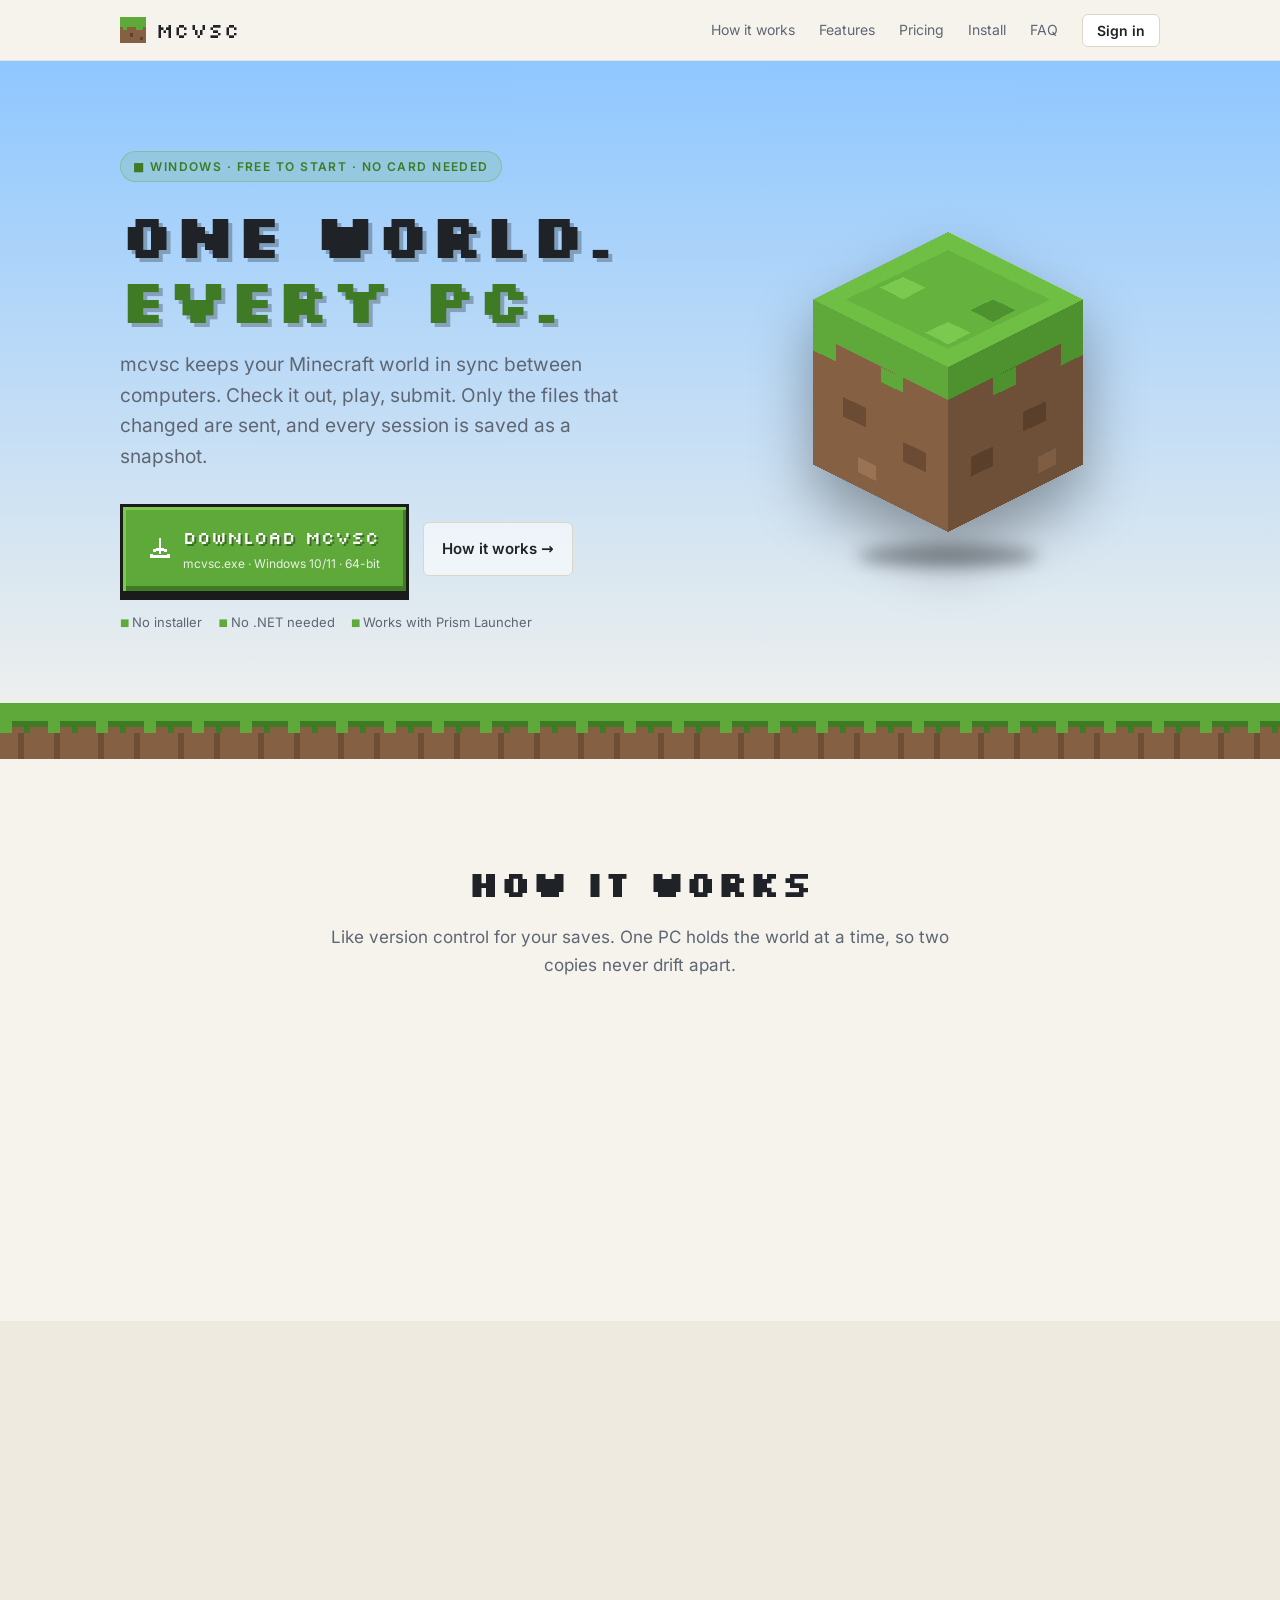
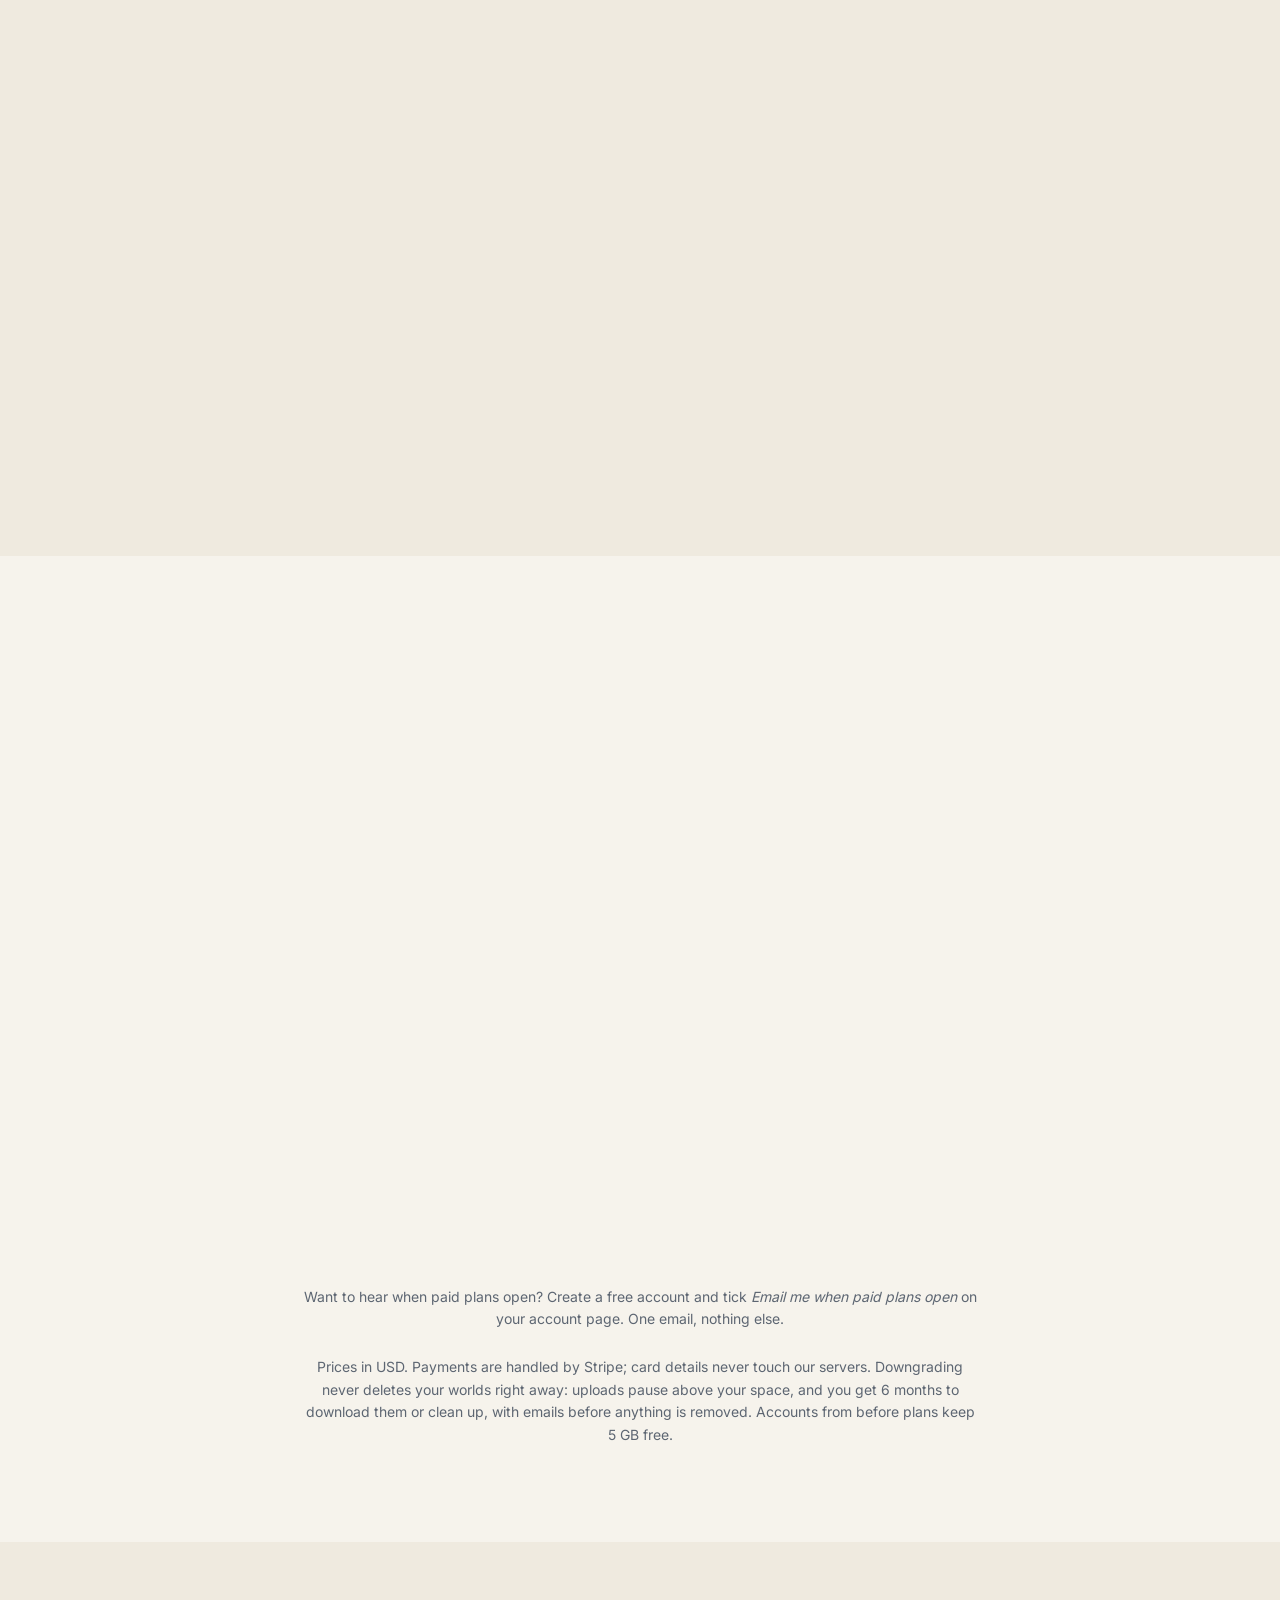
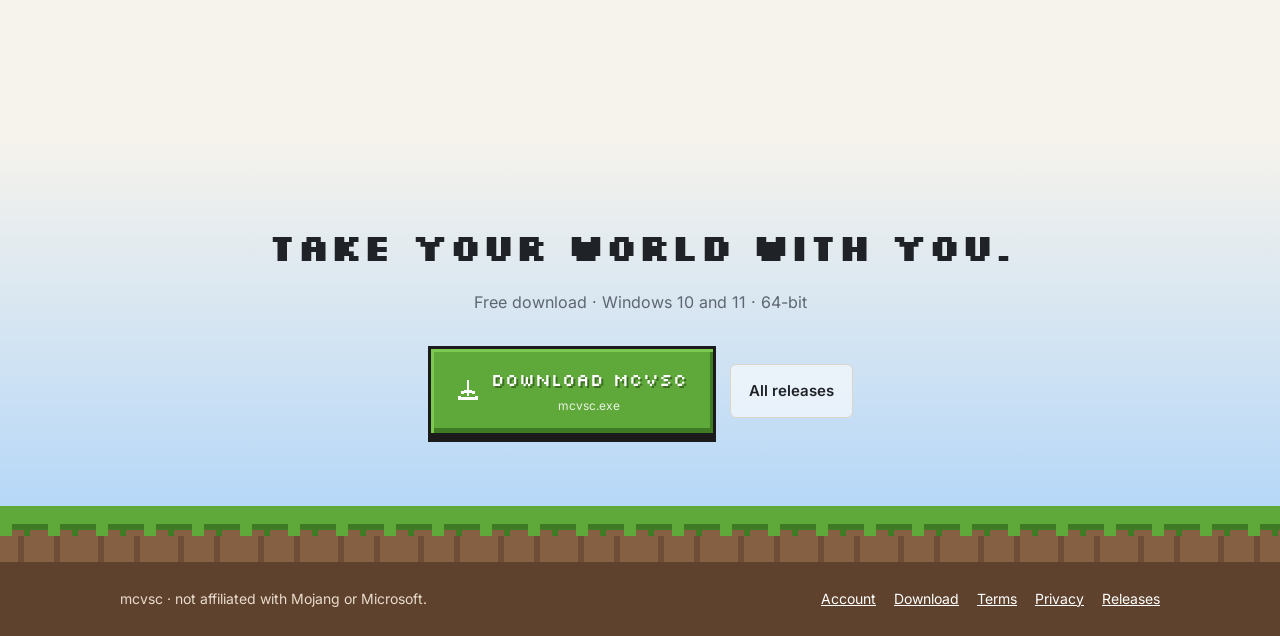
<file: index.html>
<!doctype html>
<html lang="en">
<head>
<meta charset="utf-8">
<meta name="viewport" content="width=device-width, initial-scale=1">
<title>mcvsc – Minecraft world sync</title>
<meta name="description" content="Play the same Minecraft world on every PC. mcvsc checks it out, syncs only what changed, and keeps a snapshot of every session.">
<meta http-equiv="Content-Security-Policy" content="default-src 'none'; script-src 'self'; style-src 'self'; font-src 'self'; img-src 'self'; connect-src 'self'; base-uri 'none'; form-action 'none'">
<meta name="referrer" content="strict-origin-when-cross-origin">
<link rel="icon" href="assets/favicon.svg" type="image/svg+xml">
<link rel="stylesheet" href="assets/site.css">
</head>
<body>

<svg class="sprite" aria-hidden="true">
  <defs>
    <symbol id="i-download" viewBox="0 0 16 16" shape-rendering="crispEdges">
      <path fill="currentColor" d="M7 1h2v7h2v2H9v2H7v-2H5V8h2zM3 9h2v2H3zm8 0h2v2h-2zM1 12h2v1h10v-1h2v3H1z"/>
    </symbol>
  </defs>
</svg>

<nav>
  <div class="wrap">
    <a class="brand pixel" href="#">
      <svg viewBox="0 0 8 8" shape-rendering="crispEdges" aria-hidden="true">
        <rect width="8" height="8" fill="#866043"/><rect width="8" height="3" fill="#5fa83a"/>
        <rect y="3" x="1" width="1" height="1" fill="#5fa83a"/><rect y="3" x="5" width="2" height="1" fill="#5fa83a"/>
        <rect x="3" y="5" width="1" height="1" fill="#5e422d"/><rect x="6" y="6" width="1" height="1" fill="#5e422d"/>
      </svg>
      mcvsc
    </a>
    <div class="nav-right">
      <ul>
        <li><a href="#how">How it works</a></li>
        <li><a href="#features">Features</a></li>
        <li><a href="#pricing">Pricing</a></li>
        <li><a href="#install">Install</a></li>
        <li><a href="#faq">FAQ</a></li>
      </ul>
      <a class="nav-cta" href="account.html">Sign in</a>
    </div>
  </div>
</nav>

<header class="hero">
  <div class="stars" id="stars"></div>
  <div class="wrap hero-grid">
    <div>
      <span class="eyebrow">■ Windows · free to start · no card needed</span>
      <h1>One world.<br><span class="g">Every PC.</span></h1>
      <p class="lead">mcvsc keeps your Minecraft world in sync between computers. Check it out, play, submit. Only the files that changed are sent, and every session is saved as a snapshot.</p>
      <div class="cta">
        <a class="mc-btn download-link" href="https://github.com/Ayphil/MinecraftVSC_release/releases/latest/download/mcvsc.exe">
          <svg aria-hidden="true"><use href="#i-download"/></svg>
          <span>Download mcvsc<small>mcvsc.exe · Windows 10/11 · 64-bit</small></span>
        </a>
        <a class="ghost" href="#how">How it works →</a>
      </div>
      <div class="meta">
        <span>No installer</span>
        <span>No .NET needed</span>
        <span>Works with Prism Launcher</span>
      </div>
    </div>

    <div class="block-stage" aria-hidden="true">
      <div>
        <svg class="block" viewBox="0 0 200 220" shape-rendering="crispEdges">
          <!-- top face -->
          <polygon points="100,10 190,55 100,100 10,55" fill="#6fbf45"/>
          <polygon points="100,22 168,55 100,88 32,55" fill="#5fa83a" opacity=".55"/>
          <polygon points="70,40 85,47 70,55 55,47" fill="#7cc94f"/>
          <polygon points="130,55 145,62 130,70 115,62" fill="#4e9230"/>
          <polygon points="100,70 115,77 100,85 85,77" fill="#7cc94f"/>
          <!-- left face -->
          <polygon points="10,55 100,100 100,210 10,165" fill="#866043"/>
          <polygon points="10,55 100,100 100,122 10,77" fill="#5fa83a"/>
          <polygon points="10,77 25,84 25,96 10,89" fill="#5fa83a"/>
          <polygon points="55,100 70,107 70,117 55,110" fill="#5fa83a"/>
          <polygon points="30,120 45,127 45,140 30,133" fill="#6b4b33"/>
          <polygon points="70,150 85,157 85,170 70,163" fill="#6b4b33"/>
          <polygon points="40,160 52,166 52,176 40,170" fill="#9a7353"/>
          <!-- right face -->
          <polygon points="190,55 100,100 100,210 190,165" fill="#6e4f37"/>
          <polygon points="190,55 100,100 100,122 190,77" fill="#4e9230"/>
          <polygon points="175,84 190,77 190,92 175,99" fill="#4e9230"/>
          <polygon points="130,107 145,100 145,112 130,119" fill="#4e9230"/>
          <polygon points="150,130 165,123 165,136 150,143" fill="#5a3f2b"/>
          <polygon points="115,160 130,153 130,166 115,173" fill="#5a3f2b"/>
          <polygon points="160,160 172,154 172,165 160,171" fill="#7e5d42"/>
        </svg>
        <div class="shadow-ellipse"></div>
      </div>
    </div>
  </div>
  <div class="ground"></div>
</header>

<section id="how">
  <div class="wrap">
    <div class="section-head reveal">
      <h2>How it works</h2>
      <p>Like version control for your saves. One PC holds the world at a time, so two copies never drift apart.</p>
    </div>
    <div class="flow reveal">
      <div class="step">
        <span class="num">01</span>
        <h3>Checkout <code>checkout</code></h3>
        <p>Takes the lock on the world and downloads the latest version. Other PCs can't check it out until you're done.</p>
      </div>
      <div class="arrow">→</div>
      <div class="step">
        <span class="num">02</span>
        <h3>Play</h3>
        <p>Launch Minecraft as usual and play for as long as you like. mcvsc stays out of the way.</p>
      </div>
      <div class="arrow">→</div>
      <div class="step">
        <span class="num">03</span>
        <h3>Submit <code>submit</code></h3>
        <p>After you close the game, your changes are uploaded, a snapshot is saved, and the lock is released for your next PC.</p>
      </div>
    </div>
  </div>
</section>

<section id="features" class="alt">
  <div class="wrap">
    <div class="section-head reveal">
      <h2>Built to protect your world</h2>
      <p>Your hundreds of hours deserve better than a USB stick.</p>
    </div>
    <div class="features">
      <div class="feature reveal">
        <div class="icon"><svg viewBox="0 0 16 16" shape-rendering="crispEdges"><path fill="#7cc94f" d="M4 7V4h1V2h6v2h1v3h1v8H3V7zm2 0h4V4H6zm1 3v3h2v-3z"/></svg></div>
        <h3>World locking</h3>
        <p>Only one PC can hold a world at a time. No more "which copy is the real one?"</p>
      </div>
      <div class="feature reveal">
        <div class="icon"><svg viewBox="0 0 16 16" shape-rendering="crispEdges"><path fill="#7cc94f" d="M2 3h12v2H2zm0 4h8v2H2zm0 4h5v2H2zm10 0V8h2v3h1v2h-5v-2z"/></svg></div>
        <h3>Only changes move</h3>
        <p>Files that didn't change are never re-uploaded. A quick session takes seconds to submit.</p>
      </div>
      <div class="feature reveal">
        <div class="icon"><svg viewBox="0 0 16 16" shape-rendering="crispEdges"><path fill="#7cc94f" d="M3 2h10v2H3zm-1 3h12v2H2zm-1 3h14v6H1zm5 2v2h4v-2z"/></svg></div>
        <h3>Snapshot every session</h3>
        <p>Every submit is stored as its own snapshot, so an earlier version is always kept.</p>
      </div>
      <div class="feature reveal">
        <div class="icon"><svg viewBox="0 0 16 16" shape-rendering="crispEdges"><path fill="#7cc94f" d="M7 1h2v2h2v2h2v4h-2v2H9v2H7v-2H5V9H3V5h2V3h2zm0 4v4h2V5z"/></svg></div>
        <h3>Never overwrites silently</h3>
        <p>Unsubmitted local changes are kept. With <code>--force</code> they're moved to a dated backup folder, not deleted.</p>
      </div>
      <div class="feature reveal">
        <div class="icon"><svg viewBox="0 0 16 16" shape-rendering="crispEdges"><path fill="#7cc94f" d="M1 2h14v10H9v2h3v1H4v-1h3v-2H1zm2 2v6h10V4z"/></svg></div>
        <h3>Window or command line</h3>
        <p>Double-click for a simple window with your world list, or script it from the terminal.</p>
      </div>
      <div class="feature reveal">
        <div class="icon"><svg viewBox="0 0 16 16" shape-rendering="crispEdges"><path fill="#7cc94f" d="M2 2h5v5H2zm7 0h5v5H9zM2 9h5v5H2zm7 0h5v5H9z"/></svg></div>
        <h3>Any launcher</h3>
        <p>Official launcher, Prism Launcher instances (portable too), or any saves folder you choose.</p>
      </div>
    </div>
  </div>
</section>

<section id="pricing">
  <div class="wrap">
    <div class="section-head reveal">
      <h2>Pricing</h2>
      <p>Every plan gets every feature. You only pay for space.</p>
    </div>
    <div class="plans reveal">
      <div class="plan">
        <h3>Free</h3>
        <div class="price">$0</div>
        <p class="per">Try it with your main world</p>
        <ul>
          <li><span class="space">1 GB</span> of world storage</li>
          <li>Fits one or two typical worlds with history</li>
          <li>Unlimited PCs, snapshots, restore</li>
        </ul>
        <a class="btn block" href="account.html?mode=signup">Create a free account</a>
      </div>
      <div class="plan">
        <h3>Starter</h3>
        <div class="price paid-only">$9 <small>/ year</small></div>
        <p class="per paid-only">About $0.75 a month · yearly only</p>
        <div class="soon soon-only">Coming soon</div>
        <p class="per soon-only">A few worlds with plenty of history</p>
        <ul>
          <li><span class="space">5 GB</span> of world storage</li>
          <li>A few worlds with plenty of history</li>
          <li>Everything in Free</li>
        </ul>
        <a class="btn secondary block paid-only" href="account.html?mode=signup&amp;plan=starter">Get Starter</a>
        <a class="btn secondary block soon-only" href="account.html?mode=signup">Start free for now</a>
      </div>
      <div class="plan featured">
        <span class="tag paid-only">Best value</span>
        <h3>Plus</h3>
        <div class="price paid-only">$18 <small>/ year</small></div>
        <p class="per paid-only">$1.50 a month, save 25% · or $2 monthly</p>
        <div class="soon soon-only">Coming soon</div>
        <p class="per soon-only">All your worlds and modpacks</p>
        <ul>
          <li><span class="space">25 GB</span> of world storage</li>
          <li>All your worlds, modpacks and long history</li>
          <li>Everything in Free</li>
        </ul>
        <a class="btn block paid-only" href="account.html?mode=signup&amp;plan=plus">Get Plus</a>
        <a class="btn secondary block soon-only" href="account.html?mode=signup">Start free for now</a>
      </div>
      <div class="plan">
        <h3>Pro</h3>
        <div class="price paid-only">$45 <small>/ year</small></div>
        <p class="per paid-only">$3.75 a month, save 25% · or $5 monthly</p>
        <div class="soon soon-only">Coming soon</div>
        <p class="per soon-only">Huge modded worlds</p>
        <ul>
          <li><span class="space">250 GB</span> of world storage</li>
          <li>Huge modded worlds and years of history</li>
          <li>Everything in Free</li>
        </ul>
        <a class="btn secondary block paid-only" href="account.html?mode=signup&amp;plan=pro">Get Pro</a>
        <a class="btn secondary block soon-only" href="account.html?mode=signup">Start free for now</a>
      </div>
    </div>
    <ul class="promises reveal">
      <li>No card needed for the free plan</li>
      <li>Cancel anytime, in one click</li>
      <li>Download your worlds anytime while your account is active</li>
    </ul>
    <p class="fine soon-only">Want to hear when paid plans open? Create a free account and tick <em>Email me when paid plans open</em>
      on your account page. One email, nothing else.</p>
    <p class="fine">Prices in USD. Payments are handled by Stripe; card details never touch our servers.
      Downgrading never deletes your worlds right away: uploads pause above your space, and you get 6 months to download
      them or clean up, with emails before anything is removed. Accounts from before plans keep 5 GB free.</p>
  </div>
</section>

<section id="install" class="alt">
  <div class="wrap">
    <div class="section-head reveal">
      <h2>Up and running in a minute</h2>
      <p>One file. Put it anywhere you like, for example on your desktop.</p>
    </div>
    <div class="install">
      <ol class="reveal">
        <li><strong>Download <code>mcvsc.exe</code></strong><span>Self-contained, so there's nothing else to install.</span></li>
        <li><strong>Double-click it</strong><span>Windows may show “Windows protected your PC”. Click <kbd>More info</kbd> → <kbd>Run anyway</kbd>.</span></li>
        <li><strong>Sign in and pick your saves folder</strong><span>Name this PC, then choose the official launcher, a Prism instance, or any folder.</span></li>
        <li><strong>Upload your world from PC 1</strong><span>Select the world, then click <em>Checkout</em> and <em>Submit</em>.</span></li>
        <li><strong>Play anywhere</strong><span>On any other PC: sign in, <em>Checkout</em>, play, <em>Submit</em>.</span></li>
      </ol>
      <div class="terminal reveal">
        <div class="bar"><i></i><i></i><i></i><b>PowerShell</b><button class="copy" data-copy="mcvsc login&#10;mcvsc checkout MyWorld&#10;mcvsc submit MyWorld&#10;mcvsc pull MyWorld">Copy</button></div>
<pre><span class="c"># one-time, on each PC</span>
<span class="p">&gt;</span> mcvsc login
<span class="c"># before playing: take the lock + download</span>
<span class="p">&gt;</span> mcvsc checkout MyWorld
<span class="o">Downloading 12 file(s), 4.2 MB...</span>
<span class="ok">Checked out 'MyWorld'. You can play now; submit when done.</span>
<span class="c"># after closing the game</span>
<span class="p">&gt;</span> mcvsc submit MyWorld
<span class="ok">Submitted 'MyWorld'. Lock released.</span>
<span class="c"># read-only copy, no lock</span>
<span class="p">&gt;</span> mcvsc pull MyWorld</pre>
      </div>
    </div>
  </div>
</section>

<section id="faq">
  <div class="wrap">
    <div class="section-head reveal">
      <h2>Questions</h2>
    </div>
    <div class="faq">
      <details class="reveal">
        <summary>Why does Windows warn me when I open it?</summary>
        <p>mcvsc isn't code-signed yet, so SmartScreen doesn't recognise it. Click <kbd>More info</kbd> → <kbd>Run anyway</kbd>. The source code is public on GitHub if you'd rather check it first.</p>
      </details>
      <details class="reveal">
        <summary>How do I get an account?</summary>
        <p><a href="account.html?mode=signup">Create one here</a> with your email address, confirm it, then sign in from mcvsc with the same email and password.</p>
      </details>
      <details class="reveal">
        <summary>What happens if I forget to submit?</summary>
        <p>Your world stays locked to that PC. Go back and submit when you can. If that PC is gone for good, <code>checkout --force</code> breaks the lock from another PC, as a last resort.</p>
      </details>
      <details class="reveal">
        <summary>Can I run it while Minecraft is open?</summary>
        <p>No, on purpose. mcvsc refuses to sync a world the game has open, so it never copies a half-saved file.</p>
      </details>
      <details class="reveal">
        <summary>How much space do I get?</summary>
        <p>1 GB free, then 5 GB (Starter), 25 GB (Plus) or 250 GB (Pro), shared across all your worlds and their versions.
          A typical survival world is a few hundred MB, and each saved version only stores what changed.
          <em>Clean up</em> in mcvsc frees old versions.</p>
      </details>
      <details class="reveal">
        <summary>What happens if I run out of space, cancel, or a payment fails?</summary>
        <p>Nothing is deleted on the spot. New uploads pause until you clean up old versions or upgrade, and your worlds stay
          downloadable. After cancelling, your plan runs to the end of the period you paid for (failed payments are retried
          for a while first). If you're still over the free space after that, you have 6 months to download your worlds or
          clean up, and we email you before anything is removed.</p>
      </details>
      <details class="reveal">
        <summary>Why isn't it all free?</summary>
        <p>Storing worlds costs real money every month. Paid plans are what keep the free plan free.</p>
      </details>
      <details class="reveal">
        <summary>Is my data safe?</summary>
        <p>Worlds are stored in a private bucket that only signed-in mcvsc requests can reach, using short-lived links.
          Card payments are handled entirely by Stripe. You can delete your account and every file stored for it from the
          <a href="account.html">account page</a> at any time. See the <a href="privacy.html">privacy policy</a>.</p>
      </details>
      <details class="reveal">
        <summary>Mac or Linux?</summary>
        <p>Windows only for now. Other platforms are planned.</p>
      </details>
    </div>
  </div>
</section>

<div class="final">
  <div class="wrap">
    <h2>Take your world with you.</h2>
    <p>Free download · Windows 10 and 11 · 64-bit</p>
    <div class="cta">
      <a class="mc-btn download-link" href="https://github.com/Ayphil/MinecraftVSC_release/releases/latest/download/mcvsc.exe">
        <svg aria-hidden="true"><use href="#i-download"/></svg>
        <span>Download mcvsc<small>mcvsc.exe</small></span>
      </a>
      <a class="ghost" href="https://github.com/Ayphil/MinecraftVSC_release/releases" rel="noopener">All releases</a>
    </div>
  </div>
  <div class="ground"></div>
</div>

<footer>
  <div class="wrap">
    <span>mcvsc · not affiliated with Mojang or Microsoft.</span>
    <span class="links">
      <a href="account.html">Account</a>
      <a href="download.html">Download</a>
      <a href="terms.html">Terms</a>
      <a href="privacy.html">Privacy</a>
      <a href="https://github.com/Ayphil/MinecraftVSC_release/releases" rel="noopener">Releases</a>
    </span>
  </div>
</footer>

<script src="assets/config.js"></script>
<script src="assets/home.js"></script>
</body>
</html>
</file>
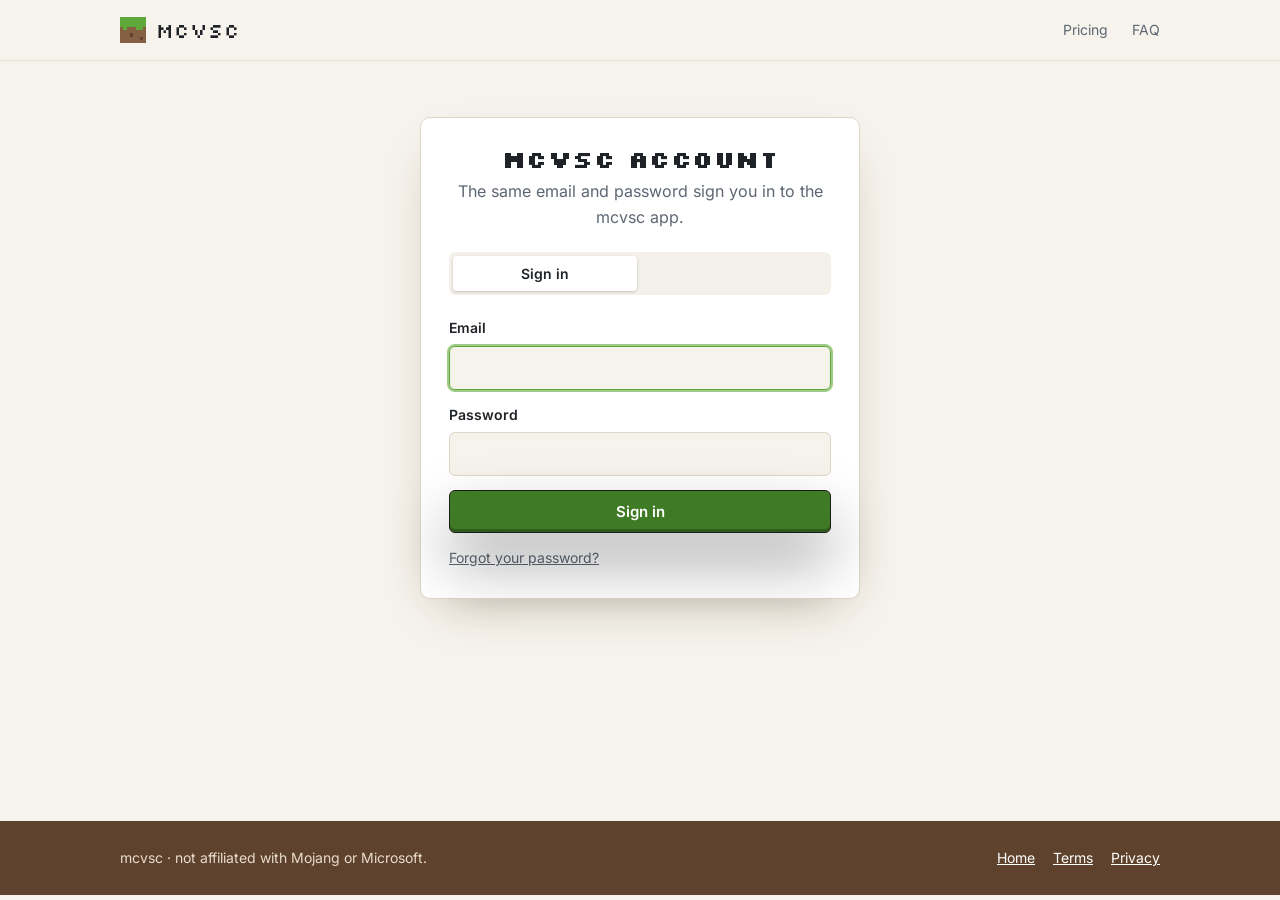
<file: account.html>
<!doctype html>
<html lang="en">
<head>
<meta charset="utf-8">
<meta name="viewport" content="width=device-width, initial-scale=1">
<title>Your account – mcvsc</title>
<meta name="robots" content="noindex">
<meta http-equiv="Content-Security-Policy" content="default-src 'none'; script-src 'self'; style-src 'self'; font-src 'self'; img-src 'self'; connect-src https://ddvoqdiiqslfygjtyhfh.supabase.co; base-uri 'none'; form-action 'self'">
<meta name="referrer" content="no-referrer">
<link rel="icon" href="assets/favicon.svg" type="image/svg+xml">
<link rel="stylesheet" href="assets/site.css">
</head>
<body>

<nav>
  <div class="wrap">
    <a class="brand pixel" href="./">
      <svg viewBox="0 0 8 8" shape-rendering="crispEdges" aria-hidden="true">
        <rect width="8" height="8" fill="#866043"/><rect width="8" height="3" fill="#5fa83a"/>
        <rect y="3" x="1" width="1" height="1" fill="#5fa83a"/><rect y="3" x="5" width="2" height="1" fill="#5fa83a"/>
        <rect x="3" y="5" width="1" height="1" fill="#5e422d"/><rect x="6" y="6" width="1" height="1" fill="#5e422d"/>
      </svg>
      mcvsc
    </a>
    <div class="nav-right">
      <ul>
        <li><a href="./#pricing">Pricing</a></li>
        <li><a href="./#faq">FAQ</a></li>
      </ul>
      <button class="nav-cta" id="signout" type="button" hidden>Sign out</button>
    </div>
  </div>
</nav>

<main class="page">
  <div class="wrap">

    <!-- loading -->
    <p id="view-loading" class="sub" role="status">Loading…</p>

    <!-- signed out -->
    <section id="view-auth" class="auth-card" hidden aria-labelledby="auth-title">
      <h1 id="auth-title" class="pixel">mcvsc account</h1>
      <p class="sub">The same email and password sign you in to the mcvsc app.</p>

      <div class="tabs" role="tablist">
        <button type="button" role="tab" id="tab-signin" aria-selected="true" aria-controls="form-signin">Sign in</button>
        <button type="button" role="tab" id="tab-signup" aria-selected="false" aria-controls="form-signup">Create account</button>
      </div>

      <p id="auth-msg" class="msg" role="alert"></p>

      <form id="form-signin" class="stack" novalidate>
        <label class="field">Email
          <input type="email" name="email" autocomplete="email" required maxlength="254">
        </label>
        <label class="field">Password
          <input type="password" name="password" autocomplete="current-password" required maxlength="72">
        </label>
        <button class="btn block" type="submit">Sign in</button>
        <div class="row-between">
          <button class="linkish" type="button" id="show-reset">Forgot your password?</button>
        </div>
      </form>

      <form id="form-signup" class="stack" novalidate hidden>
        <label class="field">Email
          <input type="email" name="email" autocomplete="email" required maxlength="254">
        </label>
        <label class="field">Password <small>At least 10 characters. A passphrase of a few words is great.</small>
          <input type="password" name="password" autocomplete="new-password" required minlength="10" maxlength="72">
        </label>
        <label class="check">
          <input type="checkbox" name="agree" required>
          <span>I agree to the <a href="terms.html" target="_blank" rel="noopener">Terms</a> and have read the <a href="privacy.html" target="_blank" rel="noopener">Privacy policy</a>.</span>
        </label>
        <button class="btn block" type="submit">Create account</button>
      </form>

      <form id="form-reset" class="stack" novalidate hidden>
        <p class="sub">Enter your email and we'll send a link to choose a new password.</p>
        <label class="field">Email
          <input type="email" name="email" autocomplete="email" required maxlength="254">
        </label>
        <button class="btn block" type="submit">Send reset link</button>
        <button class="linkish" type="button" id="hide-reset">Back to sign in</button>
      </form>
    </section>

    <!-- after a password-reset link -->
    <section id="view-newpass" class="auth-card" hidden aria-labelledby="np-title">
      <h1 id="np-title" class="pixel">New password</h1>
      <p class="sub">Choose a new password for your account.</p>
      <p id="np-msg" class="msg" role="alert"></p>
      <form id="form-newpass" class="stack" novalidate>
        <label class="field">New password <small>At least 10 characters.</small>
          <input type="password" name="password" autocomplete="new-password" required minlength="10" maxlength="72">
        </label>
        <label class="field">Repeat it
          <input type="password" name="again" autocomplete="new-password" required minlength="10" maxlength="72">
        </label>
        <button class="btn block" type="submit">Save password</button>
      </form>
    </section>

    <!-- signed in -->
    <div id="view-dash" class="dash" hidden>
      <div class="dash-head">
        <div>
          <h1 class="pixel">Your account</h1>
          <p class="sub">Signed in as <strong id="d-email"></strong></p>
        </div>
        <a class="btn secondary" id="d-download" href="#">Download mcvsc</a>
      </div>

      <p id="dash-msg" class="msg" role="status"></p>

      <section class="card" aria-labelledby="plan-h">
        <div class="plan-now">
          <div>
            <h2 id="plan-h" class="visually-hidden">Plan</h2>
            <span class="badge" id="d-status"></span>
            <div class="plan-name" id="d-plan"></div>
            <p class="plan-meta" id="d-period"></p>
          </div>
          <div>
            <div class="meter" id="d-meter" role="meter" aria-label="Storage used" aria-valuemin="0" aria-valuemax="100"><i></i></div>
            <div class="meter-label"><span id="d-used"></span><span id="d-quota"></span></div>
          </div>
        </div>
        <div class="actions">
          <button class="btn secondary" type="button" id="d-portal" hidden>Manage billing</button>
        </div>
      </section>

      <section class="card" aria-labelledby="plans-h">
        <h2 id="plans-h">Plans</h2>
        <p class="hint" id="plans-hint"></p>
        <label class="check" id="d-notify-row" hidden><input type="checkbox" id="d-notify">
          <span>Email me when paid plans open. One email, nothing else; untick anytime.</span></label>
        <div class="plans" id="d-plans">
          <div class="plan" data-plan="free">
            <h3>Free</h3>
            <div class="price">$0</div>
            <ul><li><span class="space" data-free-space>1 GB</span> of world storage</li><li>Every feature</li></ul>
            <div class="buy"></div>
          </div>
          <div class="plan" data-plan="starter">
            <h3>Starter</h3>
            <div class="price paid-only">$9 <small>/ year</small></div>
            <div class="soon soon-only">Coming soon</div>
            <ul><li><span class="space">5 GB</span> of world storage</li><li>Yearly only</li></ul>
            <div class="buy"></div>
          </div>
          <div class="plan" data-plan="plus">
            <h3>Plus</h3>
            <div class="price paid-only">$18 <small>/ year</small></div>
            <div class="soon soon-only">Coming soon</div>
            <ul><li><span class="space">25 GB</span> of world storage</li><li class="paid-only">or $2 monthly</li></ul>
            <div class="buy"></div>
          </div>
          <div class="plan" data-plan="pro">
            <h3>Pro</h3>
            <div class="price paid-only">$45 <small>/ year</small></div>
            <div class="soon soon-only">Coming soon</div>
            <ul><li><span class="space">250 GB</span> of world storage</li><li class="paid-only">or $5 monthly</li></ul>
            <div class="buy"></div>
          </div>
        </div>
      </section>

      <section class="card" aria-labelledby="worlds-h">
        <h2 id="worlds-h">Worlds in the cloud</h2>
        <p class="hint">Upload, play and restore worlds from the mcvsc app. This list is read-only.</p>
        <p class="empty" id="d-noworlds" hidden>No worlds yet. Open mcvsc, select a world, then <em>Checkout</em> and <em>Submit</em> to upload it.</p>
        <table class="worlds" id="d-worlds" hidden>
          <thead><tr><th scope="col">World</th><th scope="col" class="opt">Modpack</th><th scope="col">Status</th></tr></thead>
          <tbody></tbody>
        </table>
      </section>

      <div class="two-col">
        <section class="card" aria-labelledby="pw-h">
          <h2 id="pw-h">Change password</h2>
          <p class="hint">Other PCs stay signed in until their session ends.</p>
          <p id="pw-msg" class="msg" role="alert"></p>
          <form id="form-password" class="stack" novalidate>
            <label class="field">New password <small>At least 10 characters.</small>
              <input type="password" name="password" autocomplete="new-password" required minlength="10" maxlength="72">
            </label>
            <label class="field">Repeat it
              <input type="password" name="again" autocomplete="new-password" required minlength="10" maxlength="72">
            </label>
            <button class="btn secondary" type="submit">Change password</button>
          </form>
        </section>

        <section class="card danger-zone" aria-labelledby="del-h">
          <h2 id="del-h">Delete account</h2>
          <p class="hint">Deletes every world, every snapshot and every stored file, cancels your subscription right away
            (no refund for the current period), and removes your login. This can't be undone.</p>
          <p id="del-msg" class="msg" role="alert"></p>
          <form id="form-delete" class="stack" novalidate>
            <label class="field">Type your email to confirm
              <input type="email" name="confirm" autocomplete="off" required maxlength="254">
            </label>
            <label class="field">Your password
              <input type="password" name="password" autocomplete="current-password" required maxlength="72">
            </label>
            <button class="btn danger" type="submit">Delete my account and data</button>
          </form>
        </section>
      </div>
    </div>

  </div>
</main>

<footer>
  <div class="wrap">
    <span>mcvsc · not affiliated with Mojang or Microsoft.</span>
    <span class="links">
      <a href="./">Home</a>
      <a href="terms.html">Terms</a>
      <a href="privacy.html">Privacy</a>
    </span>
  </div>
</footer>

<script src="assets/config.js"></script>
<script src="assets/auth.js"></script>
<script src="assets/account.js"></script>
</body>
</html>
</file>
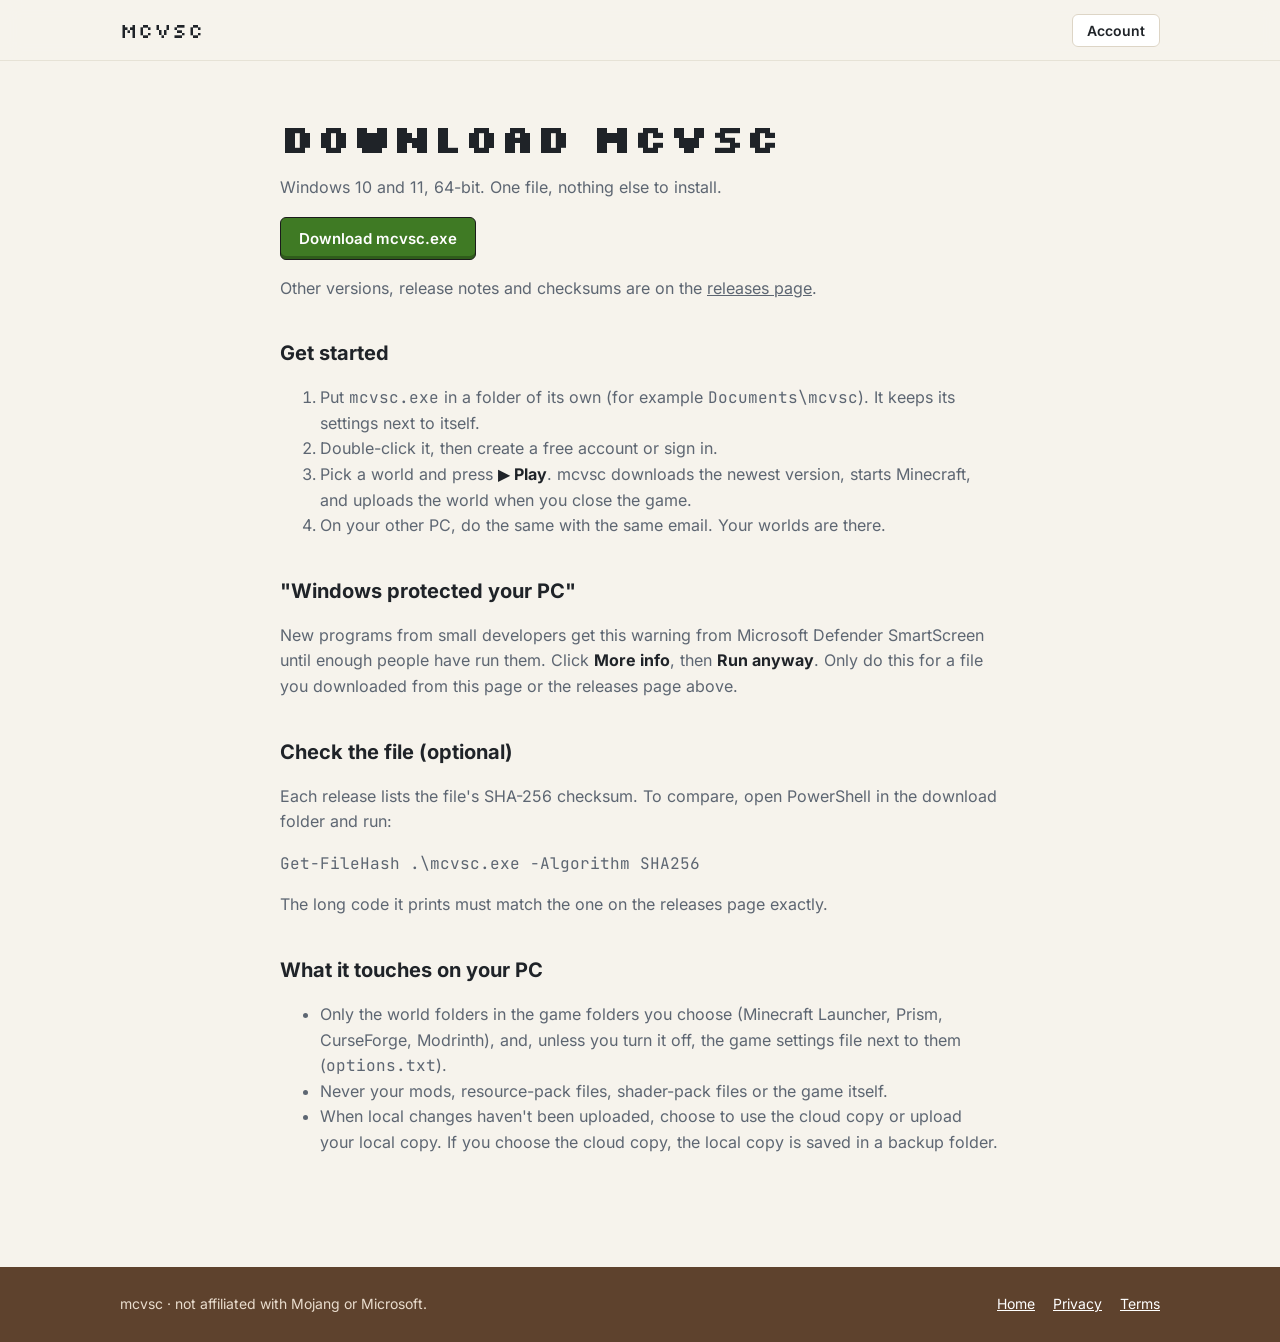
<file: download.html>
<!doctype html>
<html lang="en">
<head>
<meta charset="utf-8">
<meta name="viewport" content="width=device-width, initial-scale=1">
<title>Download mcvsc</title>
<meta name="description" content="Download mcvsc for Windows: back up your Minecraft worlds and play them on every PC.">
<meta http-equiv="Content-Security-Policy" content="default-src 'none'; style-src 'self'; font-src 'self'; img-src 'self'; base-uri 'none'; form-action 'none'">
<meta name="referrer" content="strict-origin-when-cross-origin">
<link rel="icon" href="assets/favicon.svg" type="image/svg+xml">
<link rel="stylesheet" href="assets/site.css">
</head>
<body>
<nav>
  <div class="wrap">
    <a class="brand pixel" href="./">mcvsc</a>
    <div class="nav-right"><a class="nav-cta" href="account.html">Account</a></div>
  </div>
</nav>

<main class="page">
  <div class="wrap legal">
    <h1 class="pixel">Download mcvsc</h1>
    <p>Windows 10 and 11, 64-bit. One file, nothing else to install.</p>

    <p><a class="btn" href="https://github.com/Ayphil/MinecraftVSC_release/releases/latest/download/mcvsc.exe">Download mcvsc.exe</a></p>
    <p>Other versions, release notes and checksums are on the
      <a href="https://github.com/Ayphil/MinecraftVSC_release/releases">releases page</a>.</p>

    <h2>Get started</h2>
    <ol>
      <li>Put <code>mcvsc.exe</code> in a folder of its own (for example <code>Documents\mcvsc</code>). It keeps its
        settings next to itself.</li>
      <li>Double-click it, then create a free account or sign in.</li>
      <li>Pick a world and press <strong>▶ Play</strong>. mcvsc downloads the newest version, starts Minecraft, and
        uploads the world when you close the game.</li>
      <li>On your other PC, do the same with the same email. Your worlds are there.</li>
    </ol>

    <h2>"Windows protected your PC"</h2>
    <p>New programs from small developers get this warning from Microsoft Defender SmartScreen until enough people have
      run them. Click <strong>More info</strong>, then <strong>Run anyway</strong>. Only do this for a file you
      downloaded from this page or the releases page above.</p>

    <h2>Check the file (optional)</h2>
    <p>Each release lists the file's SHA-256 checksum. To compare, open PowerShell in the download folder and run:</p>
    <p><code>Get-FileHash .\mcvsc.exe -Algorithm SHA256</code></p>
    <p>The long code it prints must match the one on the releases page exactly.</p>

    <h2>What it touches on your PC</h2>
    <ul>
      <li>Only the world folders in the game folders you choose (Minecraft Launcher, Prism, CurseForge, Modrinth), and,
        unless you turn it off, the game settings file next to them (<code>options.txt</code>).</li>
      <li>Never your mods, resource-pack files, shader-pack files or the game itself.</li>
      <li>When local changes haven't been uploaded, choose to use the cloud copy or upload your local copy.
        If you choose the cloud copy, the local copy is saved in a backup folder.</li>
    </ul>
  </div>
</main>

<footer>
  <div class="wrap">
    <span>mcvsc · not affiliated with Mojang or Microsoft.</span>
    <span class="links"><a href="./">Home</a><a href="privacy.html">Privacy</a><a href="terms.html">Terms</a></span>
  </div>
</footer>
</body>
</html>
</file>
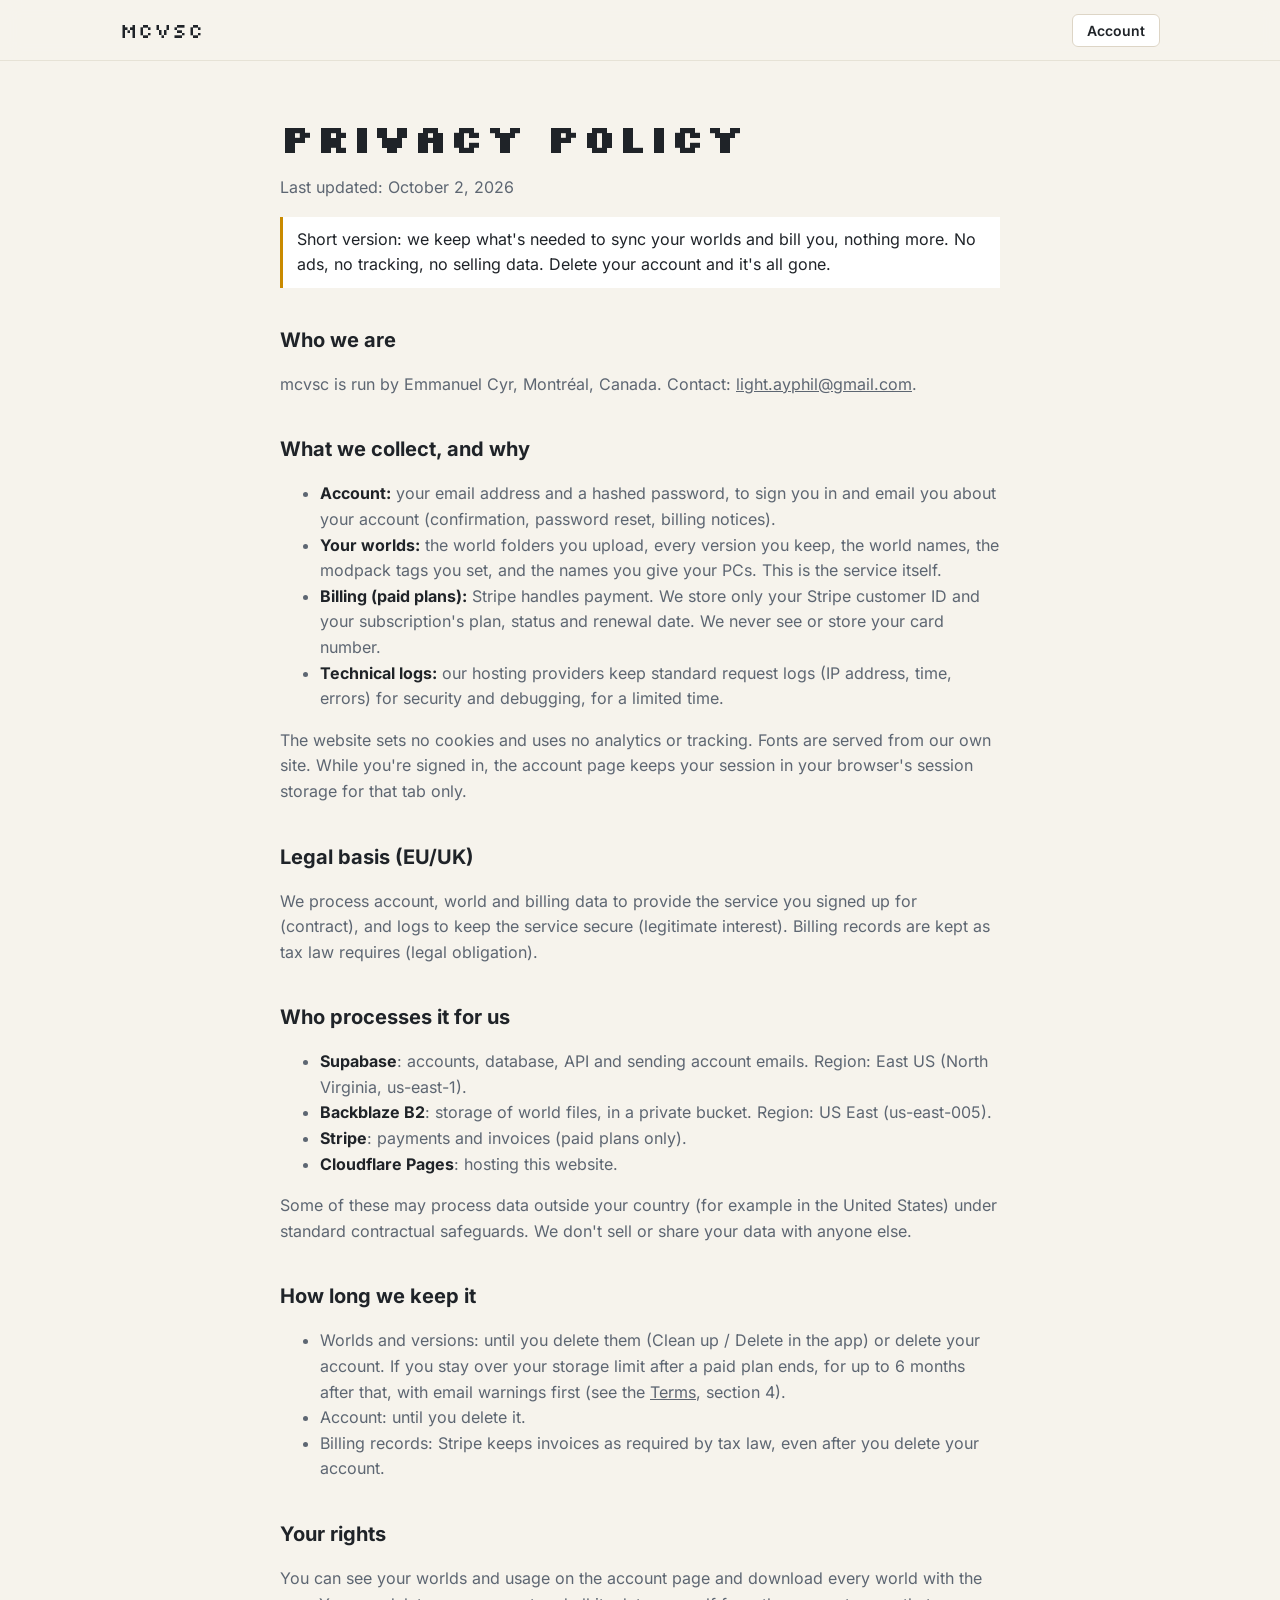
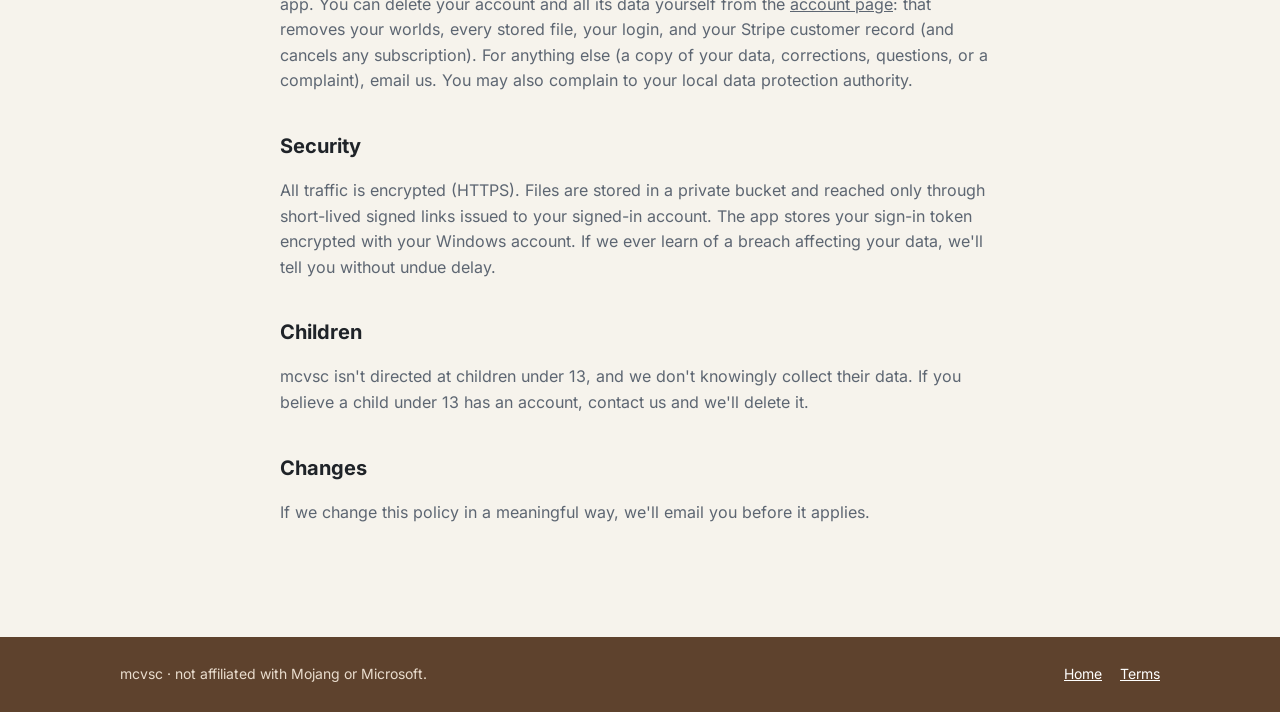
<file: privacy.html>
<!doctype html>
<html lang="en">
<head>
<meta charset="utf-8">
<meta name="viewport" content="width=device-width, initial-scale=1">
<title>Privacy Policy – mcvsc</title>
<meta http-equiv="Content-Security-Policy" content="default-src 'none'; style-src 'self'; font-src 'self'; img-src 'self'; base-uri 'none'; form-action 'none'">
<meta name="referrer" content="strict-origin-when-cross-origin">
<link rel="icon" href="assets/favicon.svg" type="image/svg+xml">
<link rel="stylesheet" href="assets/site.css">
</head>
<body>
<nav>
  <div class="wrap">
    <a class="brand pixel" href="./">mcvsc</a>
    <div class="nav-right"><a class="nav-cta" href="account.html">Account</a></div>
  </div>
</nav>

<main class="page">
  <div class="wrap legal">
    <h1 class="pixel">Privacy Policy</h1>
    <p>Last updated: October 2, 2026</p>

    <p class="note">Short version: we keep what's needed to sync your worlds and bill you, nothing more. No ads, no
      tracking, no selling data. Delete your account and it's all gone.</p>

    <h2>Who we are</h2>
    <p>mcvsc is run by Emmanuel Cyr, Montréal, Canada. Contact: <a href="mailto:light.ayphil@gmail.com">light.ayphil@gmail.com</a>.</p>

    <h2>What we collect, and why</h2>
    <ul>
      <li><strong>Account:</strong> your email address and a hashed password, to sign you in and email you about your
        account (confirmation, password reset, billing notices).</li>
      <li><strong>Your worlds:</strong> the world folders you upload, every version you keep, the world names, the modpack
        tags you set, and the names you give your PCs. This is the service itself.</li>
      <li><strong>Billing (paid plans):</strong> Stripe handles payment. We store only your Stripe customer ID and your
        subscription's plan, status and renewal date. We never see or store your card number.</li>
      <li><strong>Technical logs:</strong> our hosting providers keep standard request logs (IP address, time, errors) for
        security and debugging, for a limited time.</li>
    </ul>
    <p>The website sets no cookies and uses no analytics or tracking. Fonts are served from our own site. While you're
      signed in, the account page keeps your session in your browser's session storage for that tab only.</p>

    <h2>Legal basis (EU/UK)</h2>
    <p>We process account, world and billing data to provide the service you signed up for (contract), and logs to keep
      the service secure (legitimate interest). Billing records are kept as tax law requires (legal obligation).</p>

    <h2>Who processes it for us</h2>
    <ul>
      <li><strong>Supabase</strong>: accounts, database, API and sending account emails. Region: East US (North Virginia, us-east-1).</li>
      <li><strong>Backblaze B2</strong>: storage of world files, in a private bucket. Region: US East (us-east-005).</li>
      <li><strong>Stripe</strong>: payments and invoices (paid plans only).</li>
      <li><strong>Cloudflare Pages</strong>: hosting this website.</li>
    </ul>
    <p>Some of these may process data outside your country (for example in the United States) under standard contractual
      safeguards. We don't sell or share your data with anyone else.</p>

    <h2>How long we keep it</h2>
    <ul>
      <li>Worlds and versions: until you delete them (Clean up / Delete in the app) or delete your account. If you stay over
        your storage limit after a paid plan ends, for up to 6 months after that, with email warnings first (see the
        <a href="terms.html">Terms</a>, section 4).</li>
      <li>Account: until you delete it.</li>
      <li>Billing records: Stripe keeps invoices as required by tax law, even after you delete your account.</li>
    </ul>

    <h2>Your rights</h2>
    <p>You can see your worlds and usage on the account page and download every world with the app. You can delete your
      account and all its data yourself from the <a href="account.html">account page</a>: that removes your worlds,
      every stored file, your login, and your Stripe customer record (and cancels any subscription). For anything else
      (a copy of your data, corrections, questions, or a complaint), email us. You may also complain to your local data
      protection authority.</p>

    <h2>Security</h2>
    <p>All traffic is encrypted (HTTPS). Files are stored in a private bucket and reached only through short-lived signed
      links issued to your signed-in account. The app stores your sign-in token encrypted with your Windows account.
      If we ever learn of a breach affecting your data, we'll tell you without undue delay.</p>

    <h2>Children</h2>
    <p>mcvsc isn't directed at children under 13, and we don't knowingly collect their data. If you believe a child under
      13 has an account, contact us and we'll delete it.</p>

    <h2>Changes</h2>
    <p>If we change this policy in a meaningful way, we'll email you before it applies.</p>
  </div>
</main>

<footer>
  <div class="wrap">
    <span>mcvsc · not affiliated with Mojang or Microsoft.</span>
    <span class="links"><a href="./">Home</a><a href="terms.html">Terms</a></span>
  </div>
</footer>
</body>
</html>
</file>
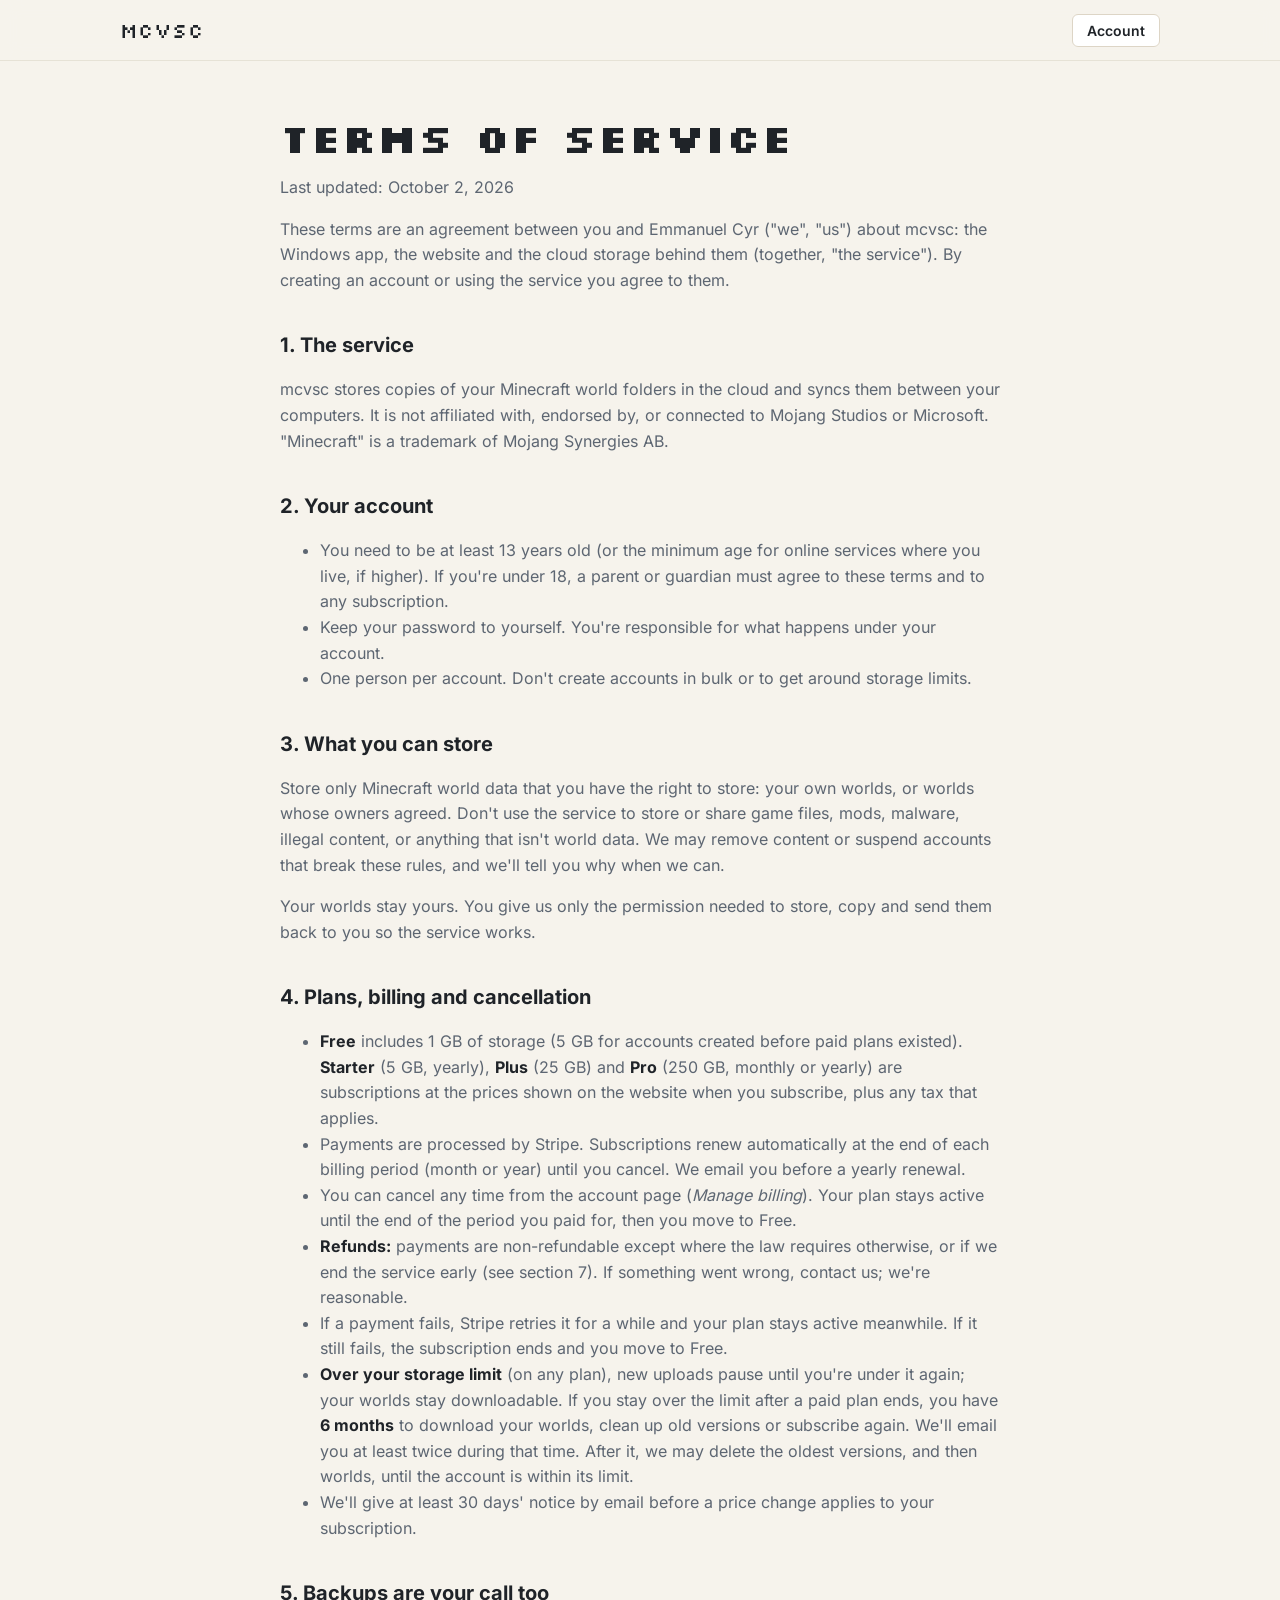
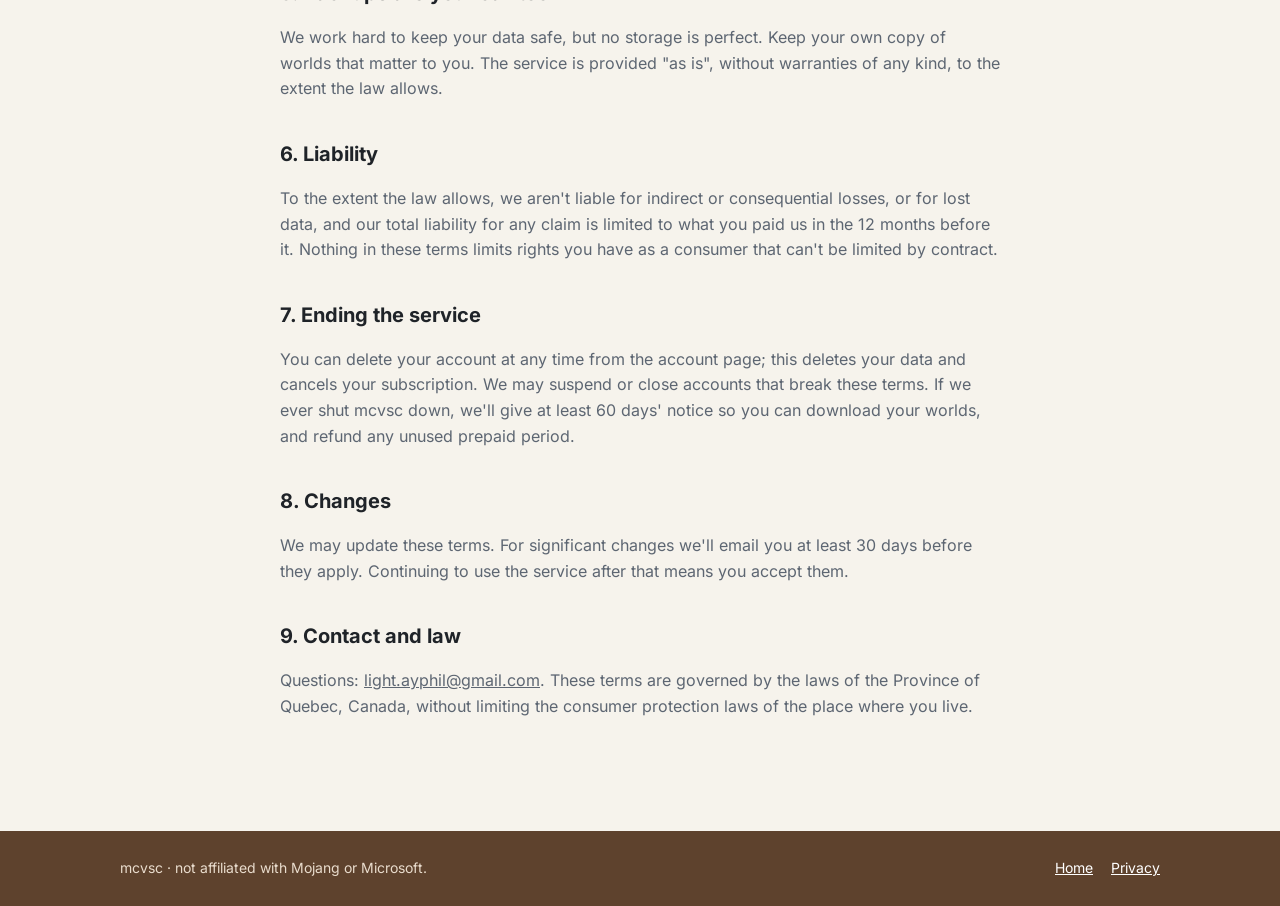
<file: terms.html>
<!doctype html>
<html lang="en">
<head>
<meta charset="utf-8">
<meta name="viewport" content="width=device-width, initial-scale=1">
<title>Terms of Service – mcvsc</title>
<meta http-equiv="Content-Security-Policy" content="default-src 'none'; style-src 'self'; font-src 'self'; img-src 'self'; base-uri 'none'; form-action 'none'">
<meta name="referrer" content="strict-origin-when-cross-origin">
<link rel="icon" href="assets/favicon.svg" type="image/svg+xml">
<link rel="stylesheet" href="assets/site.css">
</head>
<body>
<nav>
  <div class="wrap">
    <a class="brand pixel" href="./">mcvsc</a>
    <div class="nav-right"><a class="nav-cta" href="account.html">Account</a></div>
  </div>
</nav>

<main class="page">
  <div class="wrap legal">
    <h1 class="pixel">Terms of Service</h1>
    <p>Last updated: October 2, 2026</p>

    <p>These terms are an agreement between you and Emmanuel Cyr ("we", "us") about mcvsc: the Windows app, the
      website and the cloud storage behind them (together, "the service"). By creating an account or using the service you
      agree to them.</p>

    <h2>1. The service</h2>
    <p>mcvsc stores copies of your Minecraft world folders in the cloud and syncs them between your computers. It is not
      affiliated with, endorsed by, or connected to Mojang Studios or Microsoft. "Minecraft" is a trademark of Mojang
      Synergies AB.</p>

    <h2>2. Your account</h2>
    <ul>
      <li>You need to be at least 13 years old (or the minimum age for online services where you live, if higher). If you're
        under 18, a parent or guardian must agree to these terms and to any subscription.</li>
      <li>Keep your password to yourself. You're responsible for what happens under your account.</li>
      <li>One person per account. Don't create accounts in bulk or to get around storage limits.</li>
    </ul>

    <h2>3. What you can store</h2>
    <p>Store only Minecraft world data that you have the right to store: your own worlds, or worlds whose owners agreed.
      Don't use the service to store or share game files, mods, malware, illegal content, or anything that isn't world
      data. We may remove content or suspend accounts that break these rules, and we'll tell you why when we can.</p>
    <p>Your worlds stay yours. You give us only the permission needed to store, copy and send them back to you so the
      service works.</p>

    <h2>4. Plans, billing and cancellation</h2>
    <ul>
      <li><strong>Free</strong> includes 1 GB of storage (5 GB for accounts created before paid plans existed).
        <strong>Starter</strong> (5 GB, yearly), <strong>Plus</strong> (25 GB) and <strong>Pro</strong> (250 GB, monthly or
        yearly) are subscriptions at the prices shown on the website when you subscribe, plus any tax that applies.</li>
      <li>Payments are processed by Stripe. Subscriptions renew automatically at the end of each billing period (month or
        year) until you cancel. We email you before a yearly renewal.</li>
      <li>You can cancel any time from the account page (<em>Manage billing</em>). Your plan stays active until the end of the
        period you paid for, then you move to Free.</li>
      <li><strong>Refunds:</strong> payments are non-refundable except where the law requires otherwise, or if we end the
        service early (see section 7). If something went wrong, contact us; we're reasonable.</li>
      <li>If a payment fails, Stripe retries it for a while and your plan stays active meanwhile. If it still fails, the
        subscription ends and you move to Free.</li>
      <li><strong>Over your storage limit</strong> (on any plan), new uploads pause until you're under it again; your worlds
        stay downloadable. If you stay over the limit after a paid plan ends, you have <strong>6 months</strong> to download
        your worlds, clean up old versions or subscribe again. We'll email you at least twice during that time. After it,
        we may delete the oldest versions, and then worlds, until the account is within its limit.</li>
      <li>We'll give at least 30 days' notice by email before a price change applies to your subscription.</li>
    </ul>

    <h2>5. Backups are your call too</h2>
    <p>We work hard to keep your data safe, but no storage is perfect. Keep your own copy of worlds that matter to you. The
      service is provided "as is", without warranties of any kind, to the extent the law allows.</p>

    <h2>6. Liability</h2>
    <p>To the extent the law allows, we aren't liable for indirect or consequential losses, or for lost data, and our total
      liability for any claim is limited to what you paid us in the 12 months before it. Nothing in these terms limits
      rights you have as a consumer that can't be limited by contract.</p>

    <h2>7. Ending the service</h2>
    <p>You can delete your account at any time from the account page; this deletes your data and cancels your subscription.
      We may suspend or close accounts that break these terms. If we ever shut mcvsc down, we'll give at least 60 days'
      notice so you can download your worlds, and refund any unused prepaid period.</p>

    <h2>8. Changes</h2>
    <p>We may update these terms. For significant changes we'll email you at least 30 days before they apply. Continuing to
      use the service after that means you accept them.</p>

    <h2>9. Contact and law</h2>
    <p>Questions: <a href="mailto:light.ayphil@gmail.com">light.ayphil@gmail.com</a>. These terms are governed by the laws of
      the Province of Quebec, Canada, without limiting the consumer protection laws of the place where you live.</p>
  </div>
</main>

<footer>
  <div class="wrap">
    <span>mcvsc · not affiliated with Mojang or Microsoft.</span>
    <span class="links"><a href="./">Home</a><a href="privacy.html">Privacy</a></span>
  </div>
</footer>
</body>
</html>
</file>
<file: assets/site.css>
/* mcvsc site styles. Fonts are self-hosted (SIL Open Font License, see fonts/NOTICE.txt): no third-party requests. */
@font-face { font-family: Inter; src: url(fonts/inter.woff2) format("woff2"); font-weight: 100 900; font-display: swap; }
@font-face { font-family: "JetBrains Mono"; src: url(fonts/jetbrains-mono.woff2) format("woff2"); font-weight: 100 800; font-display: swap; }
@font-face { font-family: Silkscreen; src: url(fonts/silkscreen-400.woff2) format("woff2"); font-weight: 400; font-display: swap; }
@font-face { font-family: Silkscreen; src: url(fonts/silkscreen-700.woff2) format("woff2"); font-weight: 700; font-display: swap; }

:root {
  --bg: #0e1116;
  --bg-2: #151a21;
  --panel: #1a2029;
  --panel-2: #212833;
  --line: #2c3542;
  --text: #e8edf3;
  --muted: #9aa6b5;
  --grass: #5fa83a;
  --grass-hi: #7cc94f;
  --grass-lo: #3f7a24;
  --dirt: #866043;
  --dirt-lo: #5e422d;
  --sky-1: #1b2a4a;
  --sky-2: #0e1116;
  --accent: #ffd34d;
  --radius: 6px;
  --shadow: 0 20px 50px -20px rgba(0,0,0,.6);
}
@media (prefers-color-scheme: light) {
  :root:not([data-theme="dark"]) {
    --bg: #f6f3ec;
    --bg-2: #efeadf;
    --panel: #ffffff;
    --panel-2: #f4f1ea;
    --line: #ddd5c6;
    --text: #1f2328;
    --muted: #5d6672;
    --sky-1: #8fc7ff;
    --sky-2: #f6f3ec;
    --accent: #c98a00;
    --shadow: 0 20px 50px -24px rgba(60,40,10,.35);
  }
}
:root[data-theme="light"] {
  --bg: #f6f3ec; --bg-2: #efeadf; --panel: #ffffff; --panel-2: #f4f1ea; --line: #ddd5c6;
  --text: #1f2328; --muted: #5d6672; --sky-1: #8fc7ff; --sky-2: #f6f3ec; --accent: #c98a00;
  --shadow: 0 20px 50px -24px rgba(60,40,10,.35);
}

* { box-sizing: border-box; }
html { scroll-behavior: smooth; }
body {
  margin: 0;
  background: var(--bg);
  color: var(--text);
  font: 16px/1.6 Inter, system-ui, sans-serif;
  -webkit-font-smoothing: antialiased;
  overflow-x: hidden;
}
a { color: inherit; }
.wrap { max-width: 1080px; margin: 0 auto; padding: 0 20px; }
.pixel { font-family: Silkscreen, monospace; letter-spacing: .02em; }
code, pre { font-family: "JetBrains Mono", ui-monospace, monospace; }

/* ---------- nav ---------- */
nav {
  position: sticky; top: 0; z-index: 10;
  backdrop-filter: blur(10px);
  background: color-mix(in srgb, var(--bg) 75%, transparent);
  border-bottom: 1px solid color-mix(in srgb, var(--line) 60%, transparent);
}
nav .wrap { display: flex; align-items: center; justify-content: space-between; height: 60px; }
.brand { display: flex; align-items: center; gap: 10px; text-decoration: none; font-size: 20px; }
.brand svg { width: 26px; height: 26px; }
nav ul { display: flex; gap: 24px; list-style: none; margin: 0; padding: 0; font-size: 14px; color: var(--muted); }
nav ul a { text-decoration: none; }
nav ul a:hover { color: var(--text); }
@media (max-width: 640px) { nav ul { display: none; } }

/* ---------- hero ---------- */
.hero {
  position: relative;
  background: linear-gradient(180deg, var(--sky-1) 0%, var(--sky-2) 100%);
  padding: 90px 0 0;
  overflow: hidden;
}
.stars { position: absolute; inset: 0; pointer-events: none; }
.stars i {
  position: absolute; width: 3px; height: 3px; background: #fff; opacity: .7;
  animation: twinkle 3s infinite ease-in-out;
}
@media (prefers-color-scheme: light) { :root:not([data-theme="dark"]) .stars { display: none; } }
:root[data-theme="light"] .stars { display: none; }
@keyframes twinkle { 50% { opacity: .15; } }

.hero-grid {
  position: relative;
  display: grid; grid-template-columns: 1.15fr .85fr; gap: 40px; align-items: center;
}
@media (max-width: 860px) { .hero-grid { grid-template-columns: 1fr; text-align: center; } }

.eyebrow {
  display: inline-flex; align-items: center; gap: 8px;
  font-size: 12px; text-transform: uppercase; letter-spacing: .12em; font-weight: 600;
  color: var(--grass-hi);
  background: color-mix(in srgb, var(--grass) 14%, transparent);
  border: 1px solid color-mix(in srgb, var(--grass) 35%, transparent);
  padding: 5px 12px; border-radius: 99px;
}
@media (prefers-color-scheme: light) { :root:not([data-theme="dark"]) .eyebrow { color: var(--grass-lo); } }
h1 {
  font-family: Silkscreen, monospace; font-weight: 700;
  font-size: clamp(36px, 6vw, 62px); line-height: 1.05; margin: 20px 0 18px;
  text-shadow: 4px 4px 0 rgba(0,0,0,.25);
}
h1 .g { color: var(--grass-hi); }
@media (prefers-color-scheme: light) { :root:not([data-theme="dark"]) h1 .g { color: var(--grass-lo); } }
:root[data-theme="light"] h1 .g { color: var(--grass-lo); }
.lead { font-size: 19px; color: var(--muted); max-width: 540px; margin: 0 0 32px; }
@media (max-width: 860px) { .lead { margin-left: auto; margin-right: auto; } }

.cta { display: flex; flex-wrap: wrap; gap: 14px; align-items: center; }
@media (max-width: 860px) { .cta { justify-content: center; } }

/* Minecraft-style button */
.mc-btn {
  --b: var(--grass);
  position: relative; display: inline-flex; align-items: center; gap: 12px;
  font-family: Silkscreen, monospace; font-size: 18px; color: #fff; text-decoration: none;
  padding: 16px 26px 18px;
  background: var(--b);
  border: 3px solid #1b1b1b;
  box-shadow:
    inset 3px 3px 0 var(--grass-hi),
    inset -3px -5px 0 var(--grass-lo),
    0 6px 0 #1b1b1b;
  text-shadow: 2px 2px 0 rgba(0,0,0,.35);
  transition: transform .08s, box-shadow .08s, filter .15s;
}
.mc-btn:hover { filter: brightness(1.08); }
.mc-btn:active { transform: translateY(4px); box-shadow: inset 3px 3px 0 var(--grass-hi), inset -3px -5px 0 var(--grass-lo), 0 2px 0 #1b1b1b; }
.mc-btn svg { width: 22px; height: 22px; }
.mc-btn small { font-family: Inter, sans-serif; font-size: 12px; opacity: .85; text-shadow: none; display: block; margin-top: 2px; }

.ghost {
  font-size: 15px; font-weight: 600; color: var(--text); text-decoration: none;
  padding: 14px 18px; border-radius: var(--radius);
  border: 1px solid var(--line); background: color-mix(in srgb, var(--panel) 60%, transparent);
}
.ghost:hover { border-color: var(--muted); }
.meta { margin-top: 18px; font-size: 13px; color: var(--muted); display: flex; gap: 16px; flex-wrap: wrap; }
@media (max-width: 860px) { .meta { justify-content: center; } }
.meta span::before { content: "■ "; color: var(--grass); font-size: 10px; vertical-align: 1px; }

/* floating block */
.block-stage { display: grid; place-items: center; min-height: 340px; }
.block { width: min(300px, 70vw); animation: bob 5s ease-in-out infinite; filter: drop-shadow(0 30px 30px rgba(0,0,0,.35)); }
@keyframes bob { 50% { transform: translateY(-14px) rotate(-1deg); } }
.shadow-ellipse {
  width: 180px; height: 22px; border-radius: 50%; background: rgba(0,0,0,.35); filter: blur(8px);
  margin-top: -10px; animation: shadow 5s ease-in-out infinite;
}
@keyframes shadow { 50% { transform: scale(.8); opacity: .6; } }

/* grass strip */
.ground { position: relative; margin-top: 70px; height: 56px;
  background:
    linear-gradient(var(--grass) 0 18px, var(--grass-lo) 18px 24px, var(--dirt) 24px);
}
.ground::before {
  content: ""; position: absolute; left: 0; right: 0; top: 18px; height: 12px;
  background: repeating-linear-gradient(90deg, var(--grass) 0 12px, transparent 12px 24px, var(--grass-lo) 24px 30px, transparent 30px 48px);
}
.ground::after {
  content: ""; position: absolute; left: 0; right: 0; bottom: 0; height: 26px;
  background: repeating-linear-gradient(90deg, transparent 0 18px, var(--dirt-lo) 18px 24px, transparent 24px 54px, var(--dirt-lo) 54px 60px, transparent 60px 80px);
  opacity: .6;
}

/* ---------- sections ---------- */
section { padding: 96px 0; }
.alt { background: var(--bg-2); }
.section-head { text-align: center; max-width: 620px; margin: 0 auto 52px; }
.section-head h2 { font-family: Silkscreen, monospace; font-size: clamp(26px, 4vw, 36px); margin: 0 0 12px; }
.section-head p { color: var(--muted); margin: 0; font-size: 17px; }

/* flow */
.flow { display: grid; grid-template-columns: 1fr auto 1fr auto 1fr; gap: 16px; align-items: stretch; }
@media (max-width: 860px) { .flow { grid-template-columns: 1fr; } .flow .arrow { transform: rotate(90deg); justify-self: center; } }
.step {
  background: var(--panel); border: 1px solid var(--line); border-radius: var(--radius);
  padding: 26px; box-shadow: var(--shadow); position: relative;
}
.step .num {
  position: absolute; top: -14px; left: 22px;
  font-family: Silkscreen, monospace; font-size: 13px; background: var(--accent); color: #1b1b1b;
  padding: 2px 10px; border: 2px solid #1b1b1b;
}
.step h3 { margin: 6px 0 8px; font-size: 19px; display: flex; align-items: center; gap: 10px; }
.step h3 code { font-size: 14px; color: var(--grass-hi); background: var(--panel-2); padding: 2px 8px; border-radius: 4px; }
@media (prefers-color-scheme: light) { :root:not([data-theme="dark"]) .step h3 code { color: var(--grass-lo); } }
:root[data-theme="light"] .step h3 code { color: var(--grass-lo); }
.step p { margin: 0; color: var(--muted); font-size: 15px; }
.arrow { align-self: center; color: var(--muted); font-family: Silkscreen, monospace; font-size: 28px; }

/* features */
.features { display: grid; grid-template-columns: repeat(3, 1fr); gap: 18px; }
@media (max-width: 860px) { .features { grid-template-columns: 1fr 1fr; } }
@media (max-width: 560px) { .features { grid-template-columns: 1fr; } }
.feature {
  background: var(--panel); border: 1px solid var(--line); border-radius: var(--radius);
  padding: 24px; transition: transform .15s, border-color .15s;
}
.feature:hover { transform: translateY(-3px); border-color: color-mix(in srgb, var(--grass) 60%, var(--line)); }
.icon {
  width: 40px; height: 40px; display: grid; place-items: center; margin-bottom: 14px;
  background: color-mix(in srgb, var(--grass) 16%, transparent);
  border: 2px solid color-mix(in srgb, var(--grass) 50%, transparent);
  image-rendering: pixelated;
}
.icon svg { width: 22px; height: 22px; }
.feature h3 { margin: 0 0 6px; font-size: 17px; }
.feature p { margin: 0; color: var(--muted); font-size: 15px; }

/* install */
.install { display: grid; grid-template-columns: 1fr 1fr; gap: 28px; align-items: start; }
@media (max-width: 860px) { .install { grid-template-columns: 1fr; } }
.install ol { margin: 0; padding: 0; list-style: none; counter-reset: s; }
.install li { counter-increment: s; position: relative; padding: 0 0 22px 52px; }
.install li::before {
  content: counter(s); position: absolute; left: 0; top: -2px;
  width: 34px; height: 34px; display: grid; place-items: center;
  font-family: Silkscreen, monospace; background: var(--panel); border: 2px solid var(--line);
}
.install li strong { display: block; margin-bottom: 2px; }
.install li span { color: var(--muted); font-size: 15px; }
kbd {
  font-family: "JetBrains Mono", monospace; font-size: 13px;
  padding: 1px 6px; border: 1px solid var(--line); border-bottom-width: 2px; border-radius: 4px; background: var(--panel-2);
}

.terminal {
  background: #0b0d10; color: #d5dde6; border-radius: 8px; overflow: hidden;
  border: 1px solid #262c35; box-shadow: var(--shadow);
}
.terminal .bar { display: flex; align-items: center; gap: 8px; padding: 10px 14px; background: #161a20; border-bottom: 1px solid #262c35; }
.terminal .bar i { width: 11px; height: 11px; border-radius: 50%; background: #3a414b; }
.terminal .bar b { margin-left: 8px; font: 500 12px Inter, sans-serif; color: #8b96a3; flex: 1; }
.copy {
  font: 600 12px Inter, sans-serif; color: #c7d0da; background: #232a33; border: 1px solid #333c47;
  border-radius: 4px; padding: 4px 10px; cursor: pointer;
}
.copy:hover { background: #2b333e; }
.terminal pre { margin: 0; padding: 18px 20px; font-size: 14px; line-height: 1.75; overflow-x: auto; }
.terminal .c { color: #6b7684; }
.terminal .p { color: var(--grass-hi); user-select: none; }
.terminal .o { color: #9fb0c2; }
.terminal .ok { color: #7cc94f; }

/* faq */
.faq { max-width: 760px; margin: 0 auto; display: grid; gap: 12px; }
details {
  background: var(--panel); border: 1px solid var(--line); border-radius: var(--radius); padding: 0 22px;
}
details[open] { border-color: color-mix(in srgb, var(--grass) 45%, var(--line)); }
summary {
  cursor: pointer; list-style: none; padding: 18px 0; font-weight: 600; display: flex; justify-content: space-between; gap: 16px;
}
summary::-webkit-details-marker { display: none; }
summary::after { content: "+"; font-family: Silkscreen, monospace; color: var(--muted); font-size: 20px; line-height: 1; }
details[open] summary::after { content: "−"; }
details p { margin: 0 0 18px; color: var(--muted); }

/* final cta */
.final {
  text-align: center; padding: 80px 0 0;
  background: linear-gradient(180deg, var(--bg) 0%, var(--sky-1) 140%);
}
.final h2 { font-family: Silkscreen, monospace; font-size: clamp(26px, 4vw, 38px); margin: 0 0 12px; }
.final p { color: var(--muted); margin: 0 0 30px; }
.final .cta { justify-content: center; }

footer { background: var(--dirt-lo); color: #e9dccd; font-size: 14px; padding: 26px 0; }
footer .wrap { display: flex; justify-content: space-between; gap: 16px; flex-wrap: wrap; }
footer a { color: #fff; }

.reveal { opacity: 0; transform: translateY(16px); transition: opacity .6s ease, transform .6s ease; }
.reveal.in { opacity: 1; transform: none; }
@media (prefers-reduced-motion: reduce) {
  *, *::before, *::after { animation: none !important; transition: none !important; }
  .reveal { opacity: 1; transform: none; }
}

/* ---------- shared bits (no inline styles: the CSP forbids them) ---------- */
:root { --danger: #ff6b5e; --danger-bg: color-mix(in srgb, #ff6b5e 12%, transparent); --ok: #7cc94f; }
@media (prefers-color-scheme: light) { :root:not([data-theme="dark"]) { --danger: #c0392b; --ok: #3f7a24; } }
:root[data-theme="light"] { --danger: #c0392b; --ok: #3f7a24; }
.sprite { position: absolute; width: 0; height: 0; }
.shadow-ellipse { margin-left: auto; margin-right: auto; }
[hidden] { display: none !important; }
.visually-hidden { position: absolute; width: 1px; height: 1px; overflow: hidden; clip: rect(0 0 0 0); white-space: nowrap; }
:focus-visible { outline: 2px solid var(--accent); outline-offset: 2px; }

.nav-right { display: flex; align-items: center; gap: 24px; }
.nav-cta {
  font: 600 14px Inter, system-ui, sans-serif; color: var(--text); text-decoration: none; padding: 7px 14px; border-radius: var(--radius);
  border: 1px solid var(--line); background: var(--panel); cursor: pointer;
}
.nav-cta:hover { border-color: var(--muted); }

/* ---------- pricing ---------- */
.plans { display: grid; grid-template-columns: repeat(4, 1fr); gap: 16px; align-items: stretch; }
@media (max-width: 1000px) { .plans { grid-template-columns: 1fr 1fr; } }
@media (max-width: 600px) { .plans { grid-template-columns: 1fr; max-width: 420px; margin: 0 auto; } }
.plan {
  position: relative; display: flex; flex-direction: column; gap: 14px;
  background: var(--panel); border: 1px solid var(--line); border-radius: var(--radius); padding: 28px 24px;
}
.plan.featured { border-color: color-mix(in srgb, var(--grass) 70%, var(--line)); box-shadow: var(--shadow); }
.plan.picked { outline: 2px solid var(--accent); outline-offset: 2px; }
.plan .tag {
  position: absolute; top: -13px; left: 22px; font-family: Silkscreen, monospace; font-size: 12px;
  background: var(--accent); color: #1b1b1b; padding: 2px 10px; border: 2px solid #1b1b1b;
}
.plan h3 { margin: 0; font-family: Silkscreen, monospace; font-size: 22px; }
.price { font-size: 36px; font-weight: 700; line-height: 1; }
.price small { font-size: 15px; font-weight: 500; color: var(--muted); }
.per { font-size: 13px; color: var(--muted); margin-top: -6px; min-height: 2.6em; }
.soon { font-family: Silkscreen, monospace; font-size: 20px; color: var(--muted); }
.buy { display: grid; gap: 8px; }
/* Paid plans show prices only once checkout is open (config.js billingOpen / the server's billingEnabled). */
html:not(.billing-open) .paid-only { display: none !important; }
html.billing-open .soon-only { display: none !important; }
.plan ul { list-style: none; margin: 0; padding: 0; display: grid; gap: 8px; color: var(--muted); font-size: 15px; flex: 1; align-content: start; }
.plan li::before { content: "■ "; color: var(--grass); font-size: 10px; vertical-align: 1px; }
.plan .space { color: var(--text); font-weight: 600; }
.fine { text-align: center; color: var(--muted); font-size: 14px; margin: 26px auto 0; max-width: 680px; }
.promises { display: flex; flex-wrap: wrap; justify-content: center; gap: 10px 26px; list-style: none; padding: 0; margin: 30px 0 0; font-size: 15px; }
.promises li::before { content: "✓ "; color: var(--grass); font-weight: 700; }

/* plain buttons (forms, dashboard) */
.btn {
  display: inline-flex; justify-content: center; align-items: center; gap: 8px; cursor: pointer;
  font: 600 15px Inter, system-ui, sans-serif; color: #fff; text-decoration: none;
  background: var(--grass-lo); border: 1px solid #1b1b1b; border-radius: var(--radius); padding: 11px 18px;
  box-shadow: inset 0 -3px 0 rgba(0,0,0,.25);
}
.btn:hover { filter: brightness(1.1); }
.btn:disabled { opacity: .55; cursor: progress; filter: none; }
.btn.secondary { background: var(--panel-2); color: var(--text); border-color: var(--line); box-shadow: none; }
.btn.danger { background: var(--danger); color: #fff; border-color: transparent; }
.btn.block { width: 100%; }
.linkish { background: none; border: 0; padding: 0; color: var(--muted); font: inherit; font-size: 14px; text-decoration: underline; cursor: pointer; }
.linkish:hover { color: var(--text); }

/* ---------- account page ---------- */
.page { padding: 56px 0 96px; min-height: calc(100vh - 140px); }
.page h1 { font-size: clamp(28px, 4vw, 40px); margin: 0 0 8px; text-shadow: none; }
.page .sub { color: var(--muted); margin: 0 0 32px; }
.auth-card {
  max-width: 440px; margin: 0 auto; background: var(--panel); border: 1px solid var(--line); border-radius: 10px;
  padding: 28px; box-shadow: var(--shadow);
}
.auth-card h1 { font-size: 24px; text-align: center; }
.auth-card .sub { text-align: center; margin-bottom: 22px; }
.tabs { display: grid; grid-template-columns: 1fr 1fr; gap: 6px; background: var(--panel-2); padding: 4px; border-radius: var(--radius); margin-bottom: 22px; }
.tabs button {
  font: 600 14px Inter, sans-serif; color: var(--muted); background: none; border: 0; border-radius: 4px; padding: 9px; cursor: pointer;
}
.tabs button[aria-selected="true"] { background: var(--panel); color: var(--text); box-shadow: 0 1px 3px rgba(0,0,0,.2); }
form.stack { display: grid; gap: 14px; }
label.field { display: grid; gap: 6px; font-size: 14px; font-weight: 600; }
label.field small { font-weight: 400; color: var(--muted); }
input[type=email], input[type=password], input[type=text] {
  font: 16px Inter, sans-serif; color: var(--text); background: var(--bg); border: 1px solid var(--line);
  border-radius: var(--radius); padding: 11px 12px; width: 100%;
}
input:focus { outline: 2px solid color-mix(in srgb, var(--grass) 60%, transparent); outline-offset: 0; border-color: var(--grass); }
.check { display: flex; gap: 10px; align-items: flex-start; font-size: 14px; color: var(--muted); font-weight: 400; }
.check input { margin-top: 4px; }
.row-between { display: flex; justify-content: space-between; align-items: center; gap: 12px; flex-wrap: wrap; }

.msg { border-radius: var(--radius); padding: 11px 14px; font-size: 14px; border: 1px solid var(--line); background: var(--panel-2); }
.msg.err { border-color: color-mix(in srgb, var(--danger) 55%, transparent); background: var(--danger-bg); }
.msg.ok { border-color: color-mix(in srgb, var(--grass) 55%, transparent); background: color-mix(in srgb, var(--grass) 12%, transparent); }
.msg:empty { display: none; }

.dash { display: grid; gap: 22px; }
.dash-head { display: flex; justify-content: space-between; align-items: flex-end; gap: 16px; flex-wrap: wrap; }
.dash-head .sub { margin: 0; overflow-wrap: anywhere; }
.card { background: var(--panel); border: 1px solid var(--line); border-radius: 10px; padding: 24px; }
.card h2 { font-size: 18px; margin: 0 0 4px; }
.card > p.hint { color: var(--muted); margin: 0 0 18px; font-size: 14px; }
.plan-now { display: grid; grid-template-columns: 1.2fr 1fr; gap: 28px; align-items: center; }
@media (max-width: 760px) { .plan-now { grid-template-columns: 1fr; } }
.plan-name { font-family: Silkscreen, monospace; font-size: 28px; margin: 4px 0; }
.plan-meta { color: var(--muted); font-size: 14px; margin: 6px 0 0; }
.badge { display: inline-block; font-size: 12px; font-weight: 600; padding: 2px 9px; border-radius: 99px; border: 1px solid var(--line); color: var(--muted); }
.badge.good { color: var(--ok); border-color: color-mix(in srgb, var(--ok) 50%, transparent); }
.badge.warn { color: var(--accent); border-color: color-mix(in srgb, var(--accent) 50%, transparent); }
.badge.bad { color: var(--danger); border-color: color-mix(in srgb, var(--danger) 50%, transparent); }
.meter { height: 14px; background: var(--panel-2); border: 1px solid var(--line); overflow: hidden; }
.meter > i { display: block; height: 100%; width: 0; background: repeating-linear-gradient(90deg, var(--grass) 0 10px, var(--grass-hi) 10px 12px); transition: width .6s; }
.meter.full > i { background: var(--danger); }
.meter-label { display: flex; justify-content: space-between; font-size: 14px; color: var(--muted); margin-top: 8px; }
.actions { display: flex; gap: 10px; flex-wrap: wrap; margin-top: 18px; }

table.worlds { width: 100%; border-collapse: collapse; font-size: 15px; }
table.worlds th { text-align: left; font-size: 12px; text-transform: uppercase; letter-spacing: .08em; color: var(--muted); font-weight: 600; padding: 0 10px 10px 0; }
table.worlds td { padding: 11px 10px 11px 0; border-top: 1px solid var(--line); vertical-align: top; overflow-wrap: anywhere; }
table.worlds td.muted { color: var(--muted); }
.empty { color: var(--muted); font-size: 15px; margin: 0; }
@media (max-width: 560px) { table.worlds .opt { display: none; } }

.danger-zone { border-color: color-mix(in srgb, var(--danger) 45%, var(--line)); }
.danger-zone h2 { color: var(--danger); }
.two-col { display: grid; grid-template-columns: 1fr 1fr; gap: 22px; }
@media (max-width: 760px) { .two-col { grid-template-columns: 1fr; } }

/* ---------- legal pages ---------- */
.legal { max-width: 760px; }
.legal h1 { margin-bottom: 4px; }
.legal h2 { font-size: 20px; margin: 36px 0 8px; }
.legal p, .legal li { color: var(--muted); }
.legal strong { color: var(--text); }
.legal .note { border-left: 3px solid var(--accent); padding: 10px 14px; background: var(--panel); color: var(--text); }
footer .links { display: flex; gap: 18px; flex-wrap: wrap; }
</file>
